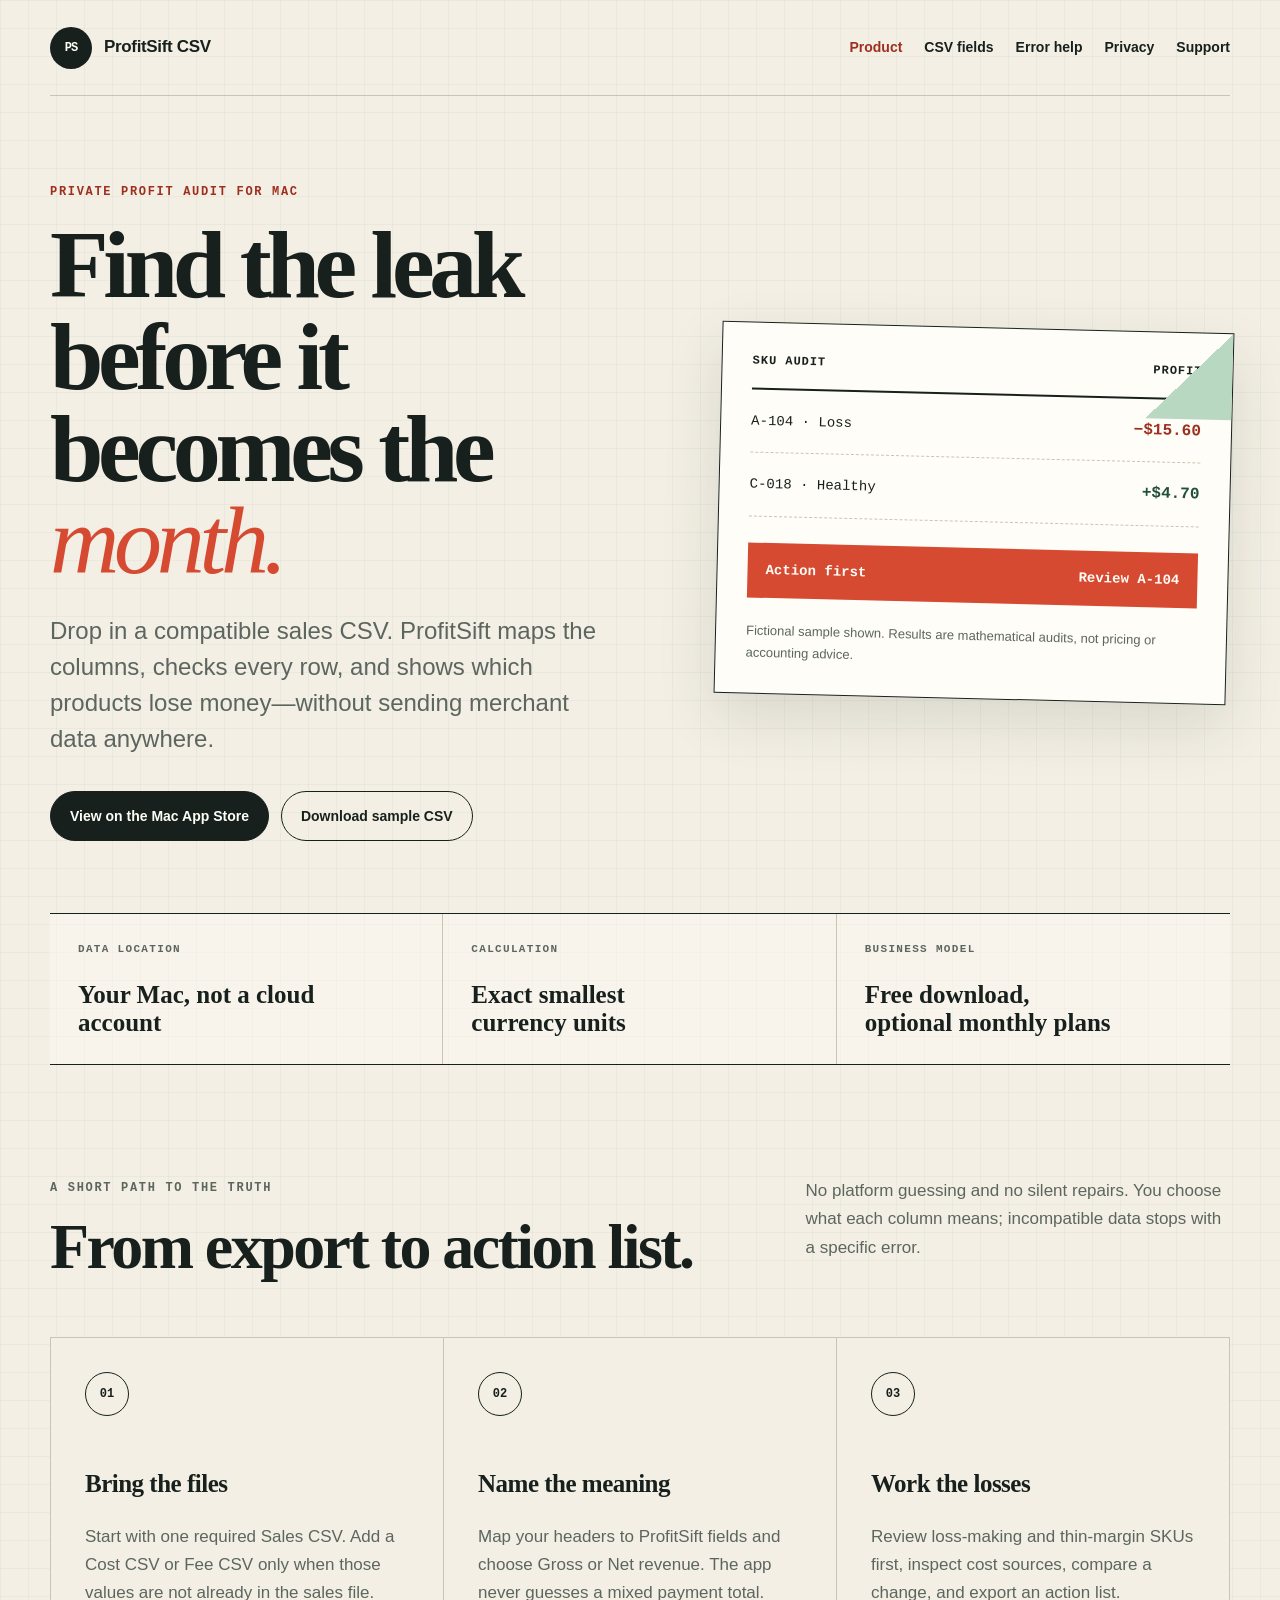
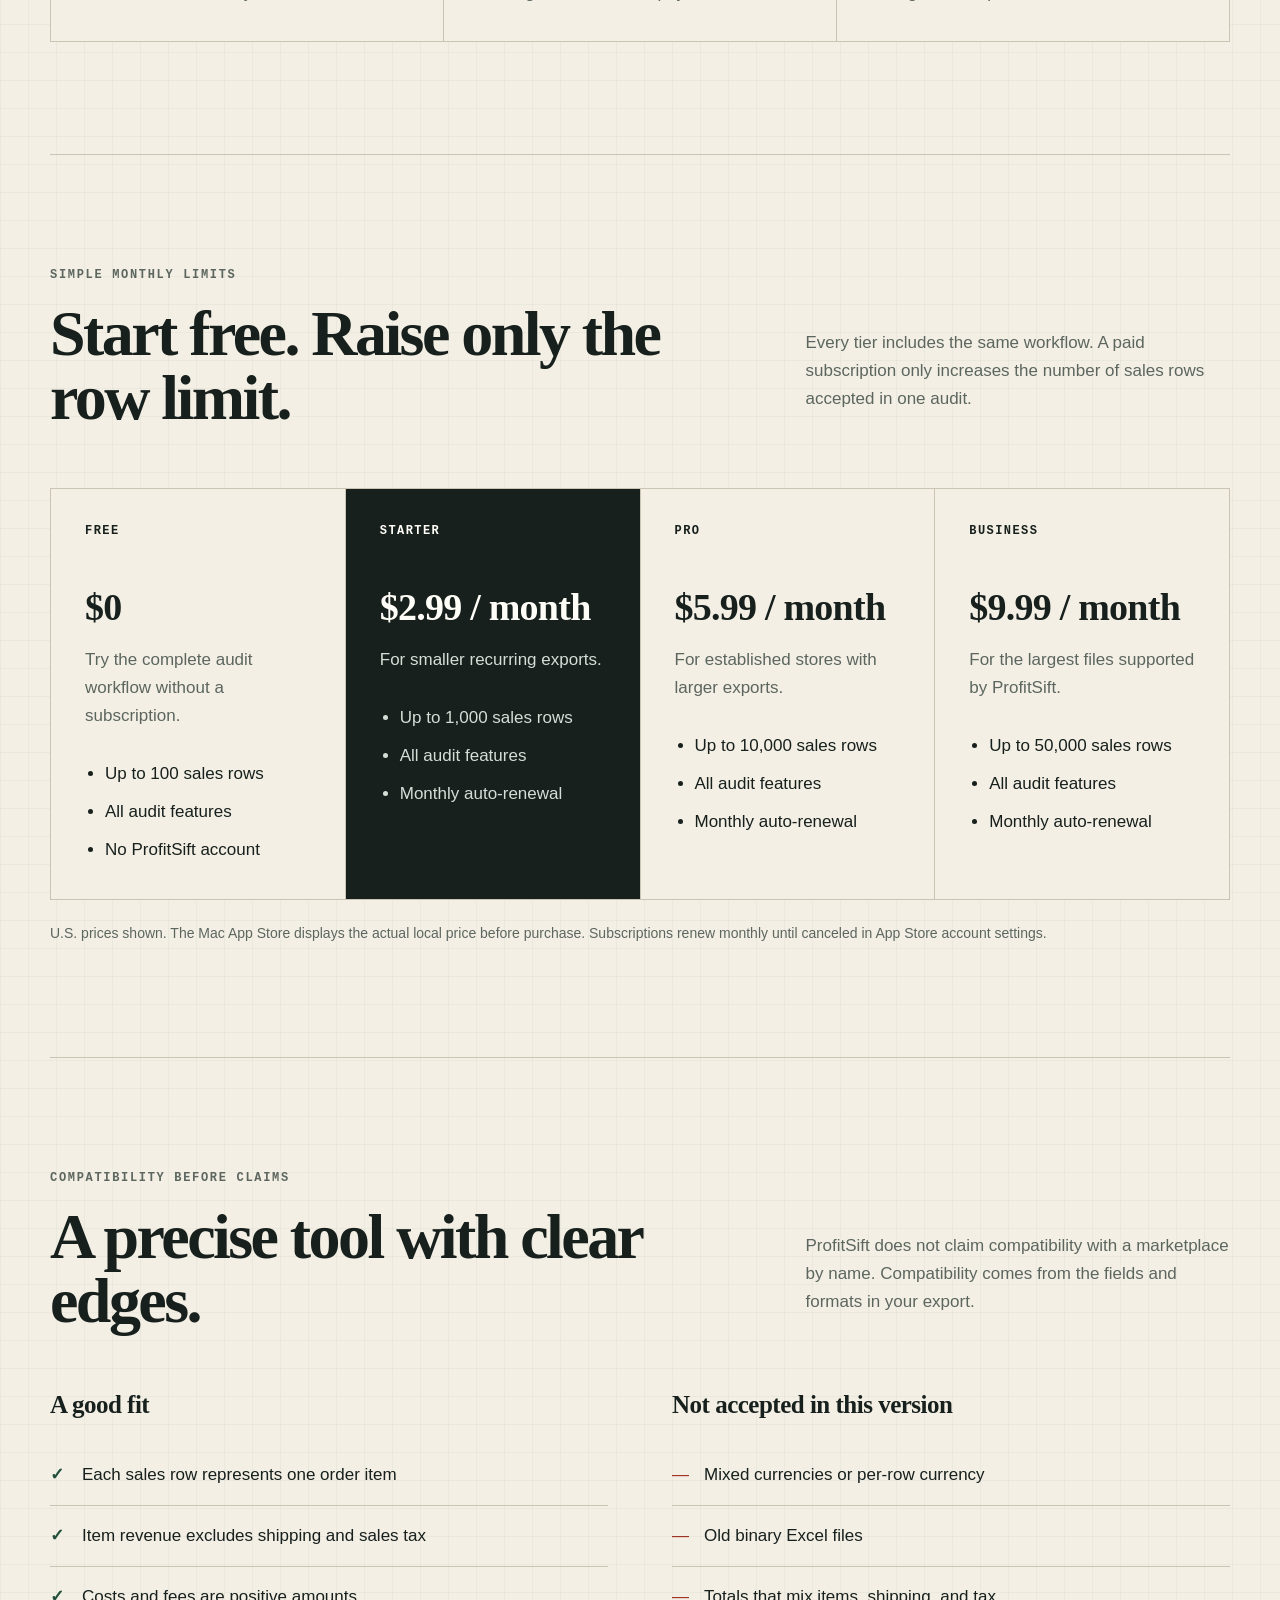
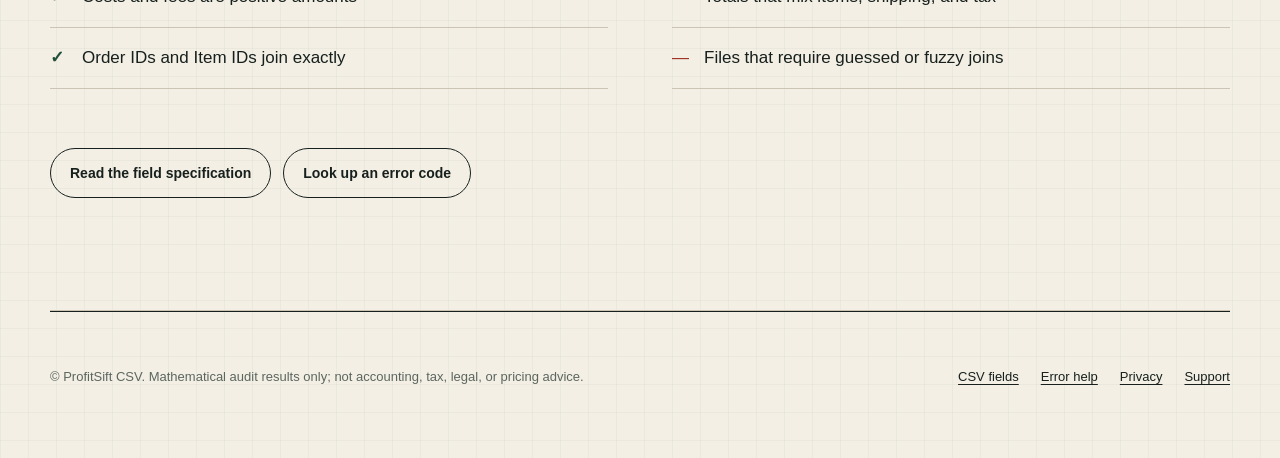
<file: index.html>
<!doctype html>
<html lang="en">
<head>
  <meta charset="utf-8">
  <meta name="viewport" content="width=device-width, initial-scale=1">
  <meta name="description" content="ProfitSift CSV is a private Mac app for auditing product profit from compatible sales CSV files.">
  <title>ProfitSift CSV — Find loss-making products</title>
  <link rel="icon" type="image/png" href="favicon.png">
  <link rel="stylesheet" href="styles.css">
  <link rel="canonical" href="https://8npyvz5bd8-lang.github.io/index.html">
</head>
<body>
  <a class="skip-link" href="#main">Skip to content</a>
  <header class="site-header">
    <a class="brand" href="index.html" aria-label="ProfitSift CSV home"><span class="brand-mark" aria-hidden="true">PS</span>ProfitSift CSV</a>
    <nav class="site-nav" aria-label="Primary">
      <a href="index.html" aria-current="page">Product</a>
      <a href="fields.html">CSV fields</a>
      <a href="errors.html">Error help</a>
      <a href="privacy.html">Privacy</a>
      <a href="support.html">Support</a>
    </nav>
  </header>

  <main id="main">
    <section class="hero">
      <div class="hero-copy">
        <p class="eyebrow">Private profit audit for Mac</p>
        <h1>Find the leak before it becomes the <em>month.</em></h1>
        <p class="lede">Drop in a compatible sales CSV. ProfitSift maps the columns, checks every row, and shows which products lose money—without sending merchant data anywhere.</p>
        <div class="actions">
          <a class="button" data-role="app-store" href="https://apps.apple.com/app/id6795994415">View on the Mac App Store</a>
          <a class="button secondary" href="sample-sales.csv" download>Download sample CSV</a>
        </div>
      </div>

      <aside class="ledger" aria-label="Fictional profit audit example">
        <div class="ledger-head"><span>SKU audit</span><span>Profit</span></div>
        <div class="ledger-row loss"><span>A-104 · Loss</span><strong>−$15.60</strong></div>
        <div class="ledger-row healthy"><span>C-018 · Healthy</span><strong>+$4.70</strong></div>
        <div class="ledger-total"><span>Action first</span><span>Review A-104</span></div>
        <p class="ledger-note">Fictional sample shown. Results are mathematical audits, not pricing or accounting advice.</p>
      </aside>
    </section>

    <section class="fact-strip" aria-label="Product facts">
      <div class="fact"><span>Data location</span><strong>Your Mac, not a cloud account</strong></div>
      <div class="fact"><span>Calculation</span><strong>Exact smallest currency units</strong></div>
      <div class="fact"><span>Business model</span><strong>Free download, optional monthly plans</strong></div>
    </section>

    <section class="section" aria-labelledby="workflow-title">
      <div class="section-head">
        <div><p class="section-kicker">A short path to the truth</p><h2 id="workflow-title">From export to action list.</h2></div>
        <p>No platform guessing and no silent repairs. You choose what each column means; incompatible data stops with a specific error.</p>
      </div>
      <div class="steps">
        <article class="step"><span class="step-number">01</span><h3>Bring the files</h3><p>Start with one required Sales CSV. Add a Cost CSV or Fee CSV only when those values are not already in the sales file.</p></article>
        <article class="step"><span class="step-number">02</span><h3>Name the meaning</h3><p>Map your headers to ProfitSift fields and choose Gross or Net revenue. The app never guesses a mixed payment total.</p></article>
        <article class="step"><span class="step-number">03</span><h3>Work the losses</h3><p>Review loss-making and thin-margin SKUs first, inspect cost sources, compare a change, and export an action list.</p></article>
      </div>
    </section>

    <section class="section" aria-labelledby="plans-title">
      <div class="section-head">
        <div><p class="section-kicker">Simple monthly limits</p><h2 id="plans-title">Start free. Raise only the row limit.</h2></div>
        <p>Every tier includes the same workflow. A paid subscription only increases the number of sales rows accepted in one audit.</p>
      </div>
      <div class="pricing-grid">
        <article class="plan"><span class="plan-label">Free</span><h3>$0</h3><p>Try the complete audit workflow without a subscription.</p><ul><li>Up to 100 sales rows</li><li>All audit features</li><li>No ProfitSift account</li></ul></article>
        <article class="plan paid"><span class="plan-label">Starter</span><h3>$2.99 / month</h3><p>For smaller recurring exports.</p><ul><li>Up to 1,000 sales rows</li><li>All audit features</li><li>Monthly auto-renewal</li></ul></article>
        <article class="plan"><span class="plan-label">Pro</span><h3>$5.99 / month</h3><p>For established stores with larger exports.</p><ul><li>Up to 10,000 sales rows</li><li>All audit features</li><li>Monthly auto-renewal</li></ul></article>
        <article class="plan"><span class="plan-label">Business</span><h3>$9.99 / month</h3><p>For the largest files supported by ProfitSift.</p><ul><li>Up to 50,000 sales rows</li><li>All audit features</li><li>Monthly auto-renewal</li></ul></article>
      </div>
      <p class="pricing-note">U.S. prices shown. The Mac App Store displays the actual local price before purchase. Subscriptions renew monthly until canceled in App Store account settings.</p>
    </section>

    <section class="section" aria-labelledby="fit-title">
      <div class="section-head"><div><p class="section-kicker">Compatibility before claims</p><h2 id="fit-title">A precise tool with clear edges.</h2></div><p>ProfitSift does not claim compatibility with a marketplace by name. Compatibility comes from the fields and formats in your export.</p></div>
      <div class="split">
        <div><h3>A good fit</h3><ul class="check-list"><li>Each sales row represents one order item</li><li>Item revenue excludes shipping and sales tax</li><li>Costs and fees are positive amounts</li><li>Order IDs and Item IDs join exactly</li></ul></div>
        <div><h3>Not accepted in this version</h3><ul class="plain-list"><li>Mixed currencies or per-row currency</li><li>Old binary Excel files</li><li>Totals that mix items, shipping, and tax</li><li>Files that require guessed or fuzzy joins</li></ul></div>
      </div>
      <div class="actions" style="margin-top: 42px"><a class="button secondary" href="fields.html">Read the field specification</a><a class="button secondary" href="errors.html">Look up an error code</a></div>
    </section>
  </main>

  <footer class="site-footer">
    <div>© ProfitSift CSV. Mathematical audit results only; not accounting, tax, legal, or pricing advice.</div>
    <div class="footer-links"><a href="fields.html">CSV fields</a><a href="errors.html">Error help</a><a href="privacy.html">Privacy</a><a href="support.html">Support</a></div>
  </footer>
</body>
</html>
</file>
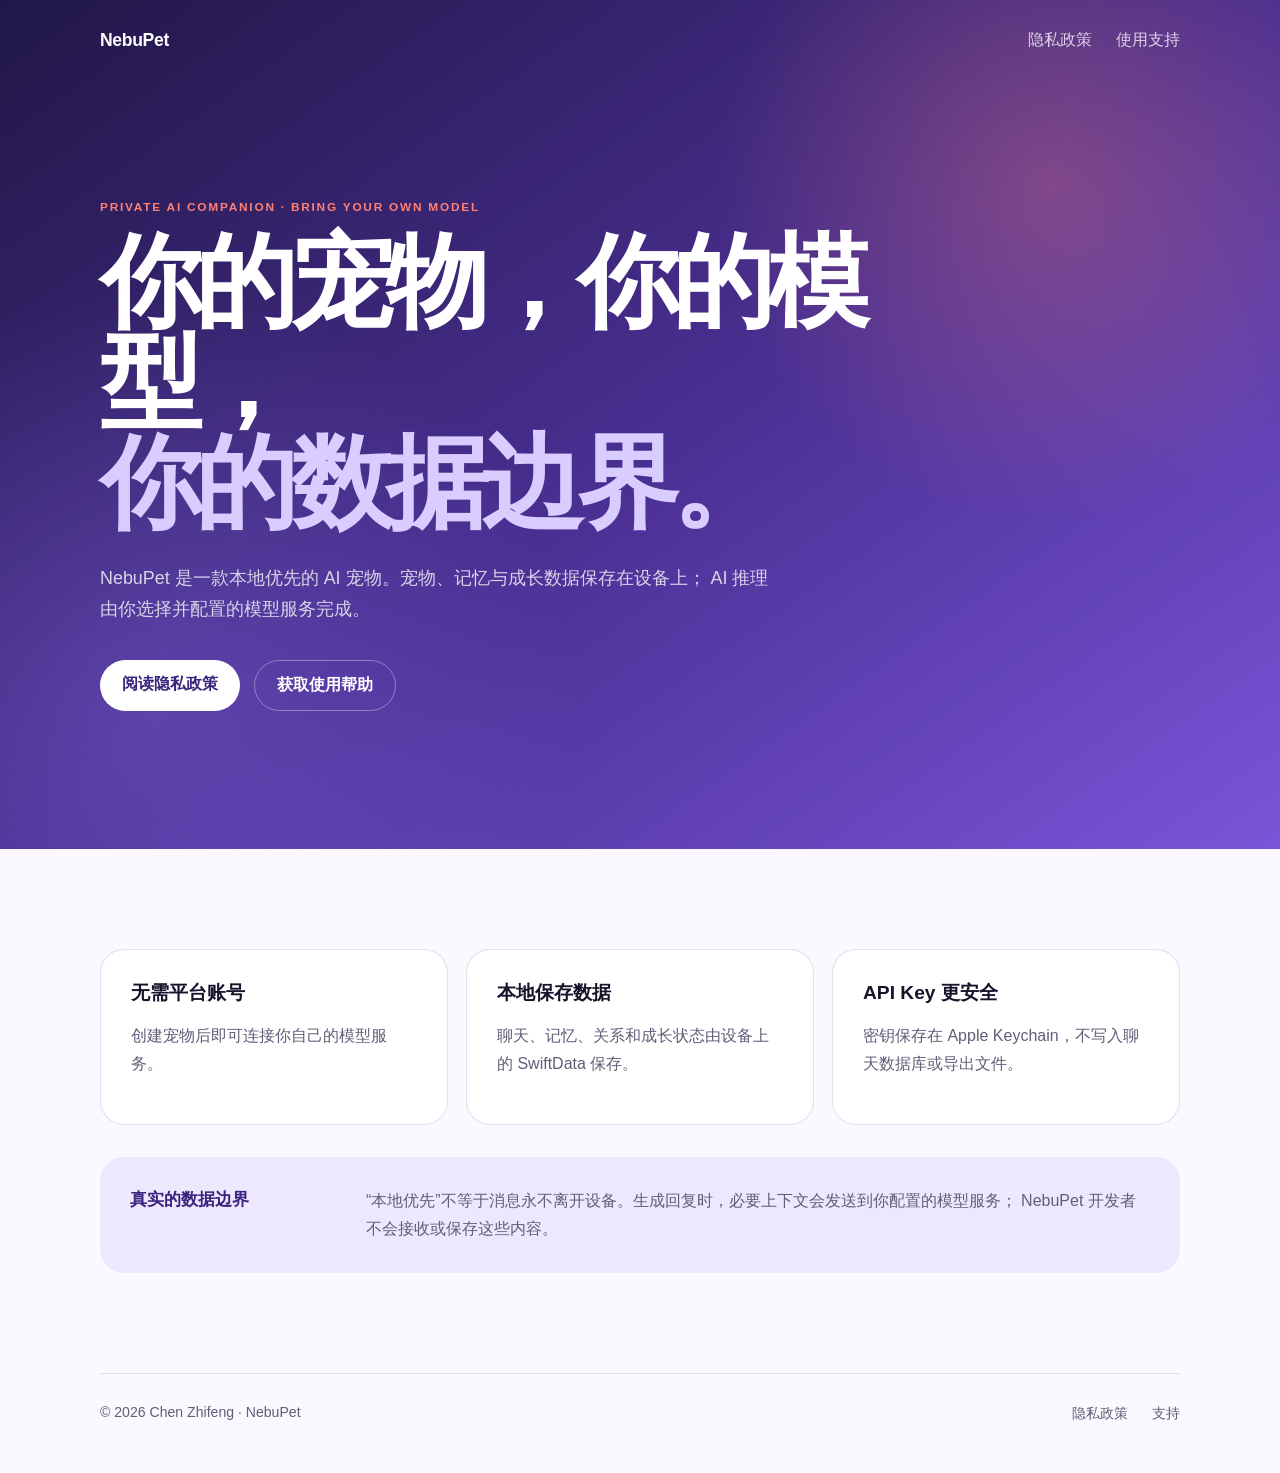
<file: nebupet/index.html>
<!doctype html>
<html lang="zh-CN">
  <head>
    <meta charset="utf-8">
    <meta name="viewport" content="width=device-width, initial-scale=1">
    <meta name="description" content="NebuPet 本地优先 AI 宠物：自带模型，本地保存宠物、记忆与成长数据。">
    <title>NebuPet · 私人 AI 宠物</title>
    <link rel="stylesheet" href="styles.css">
  </head>
  <body>
    <header class="hero">
      <nav>
        <a class="brand" href="index.html">NebuPet</a>
        <div>
          <a href="privacy.html">隐私政策</a>
          <a href="support.html">使用支持</a>
        </div>
      </nav>
      <section>
        <p class="eyebrow">PRIVATE AI COMPANION · BRING YOUR OWN MODEL</p>
        <h1>你的宠物，你的模型，<span>你的数据边界。</span></h1>
        <p class="lead">
          NebuPet 是一款本地优先的 AI 宠物。宠物、记忆与成长数据保存在设备上；
          AI 推理由你选择并配置的模型服务完成。
        </p>
        <div class="actions">
          <a class="primary" href="privacy.html">阅读隐私政策</a>
          <a class="secondary" href="support.html">获取使用帮助</a>
        </div>
      </section>
    </header>
    <main>
      <section class="principles">
        <article><strong>无需平台账号</strong><p>创建宠物后即可连接你自己的模型服务。</p></article>
        <article><strong>本地保存数据</strong><p>聊天、记忆、关系和成长状态由设备上的 SwiftData 保存。</p></article>
        <article><strong>API Key 更安全</strong><p>密钥保存在 Apple Keychain，不写入聊天数据库或导出文件。</p></article>
      </section>
      <aside class="boundary">
        <strong>真实的数据边界</strong>
        <p>
          “本地优先”不等于消息永不离开设备。生成回复时，必要上下文会发送到你配置的模型服务；
          NebuPet 开发者不会接收或保存这些内容。
        </p>
      </aside>
    </main>
    <footer>
      <span>© 2026 Chen Zhifeng · NebuPet</span>
      <div><a href="privacy.html">隐私政策</a><a href="support.html">支持</a></div>
    </footer>
  </body>
</html>
</file>
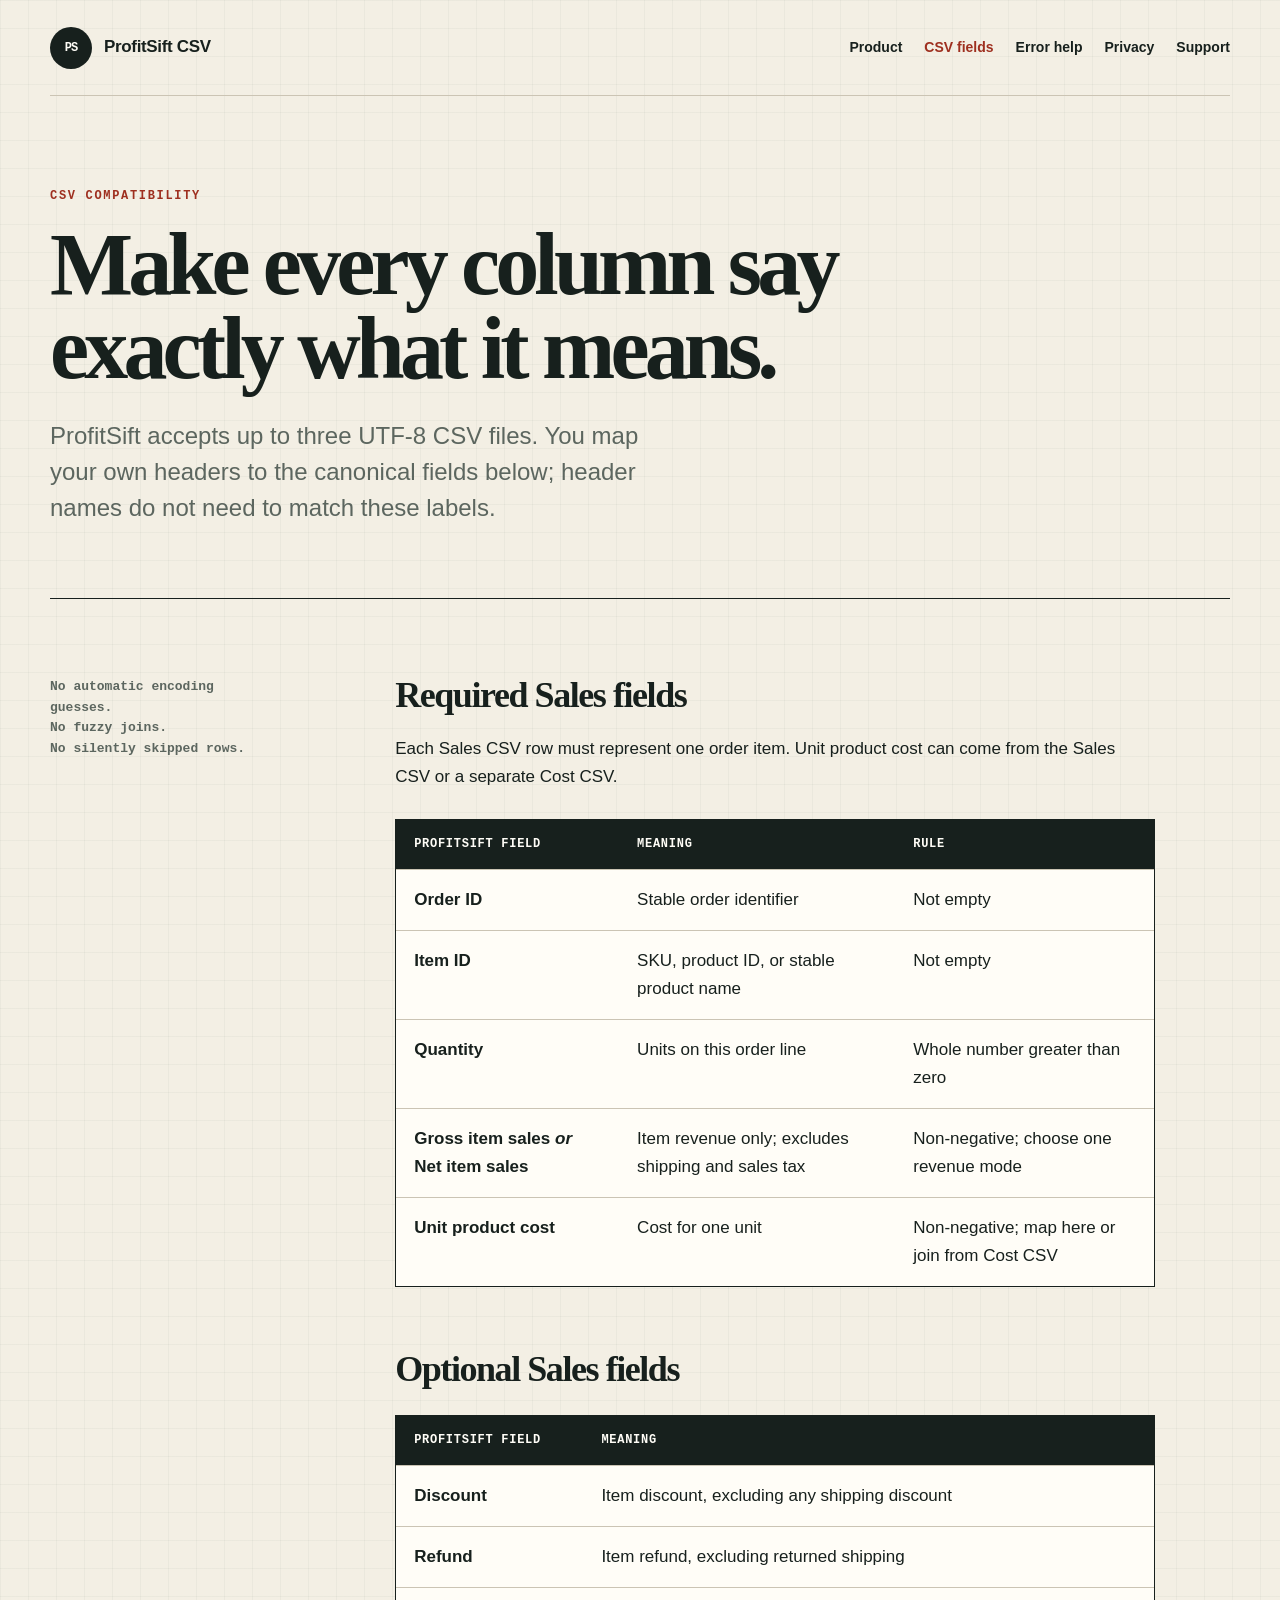
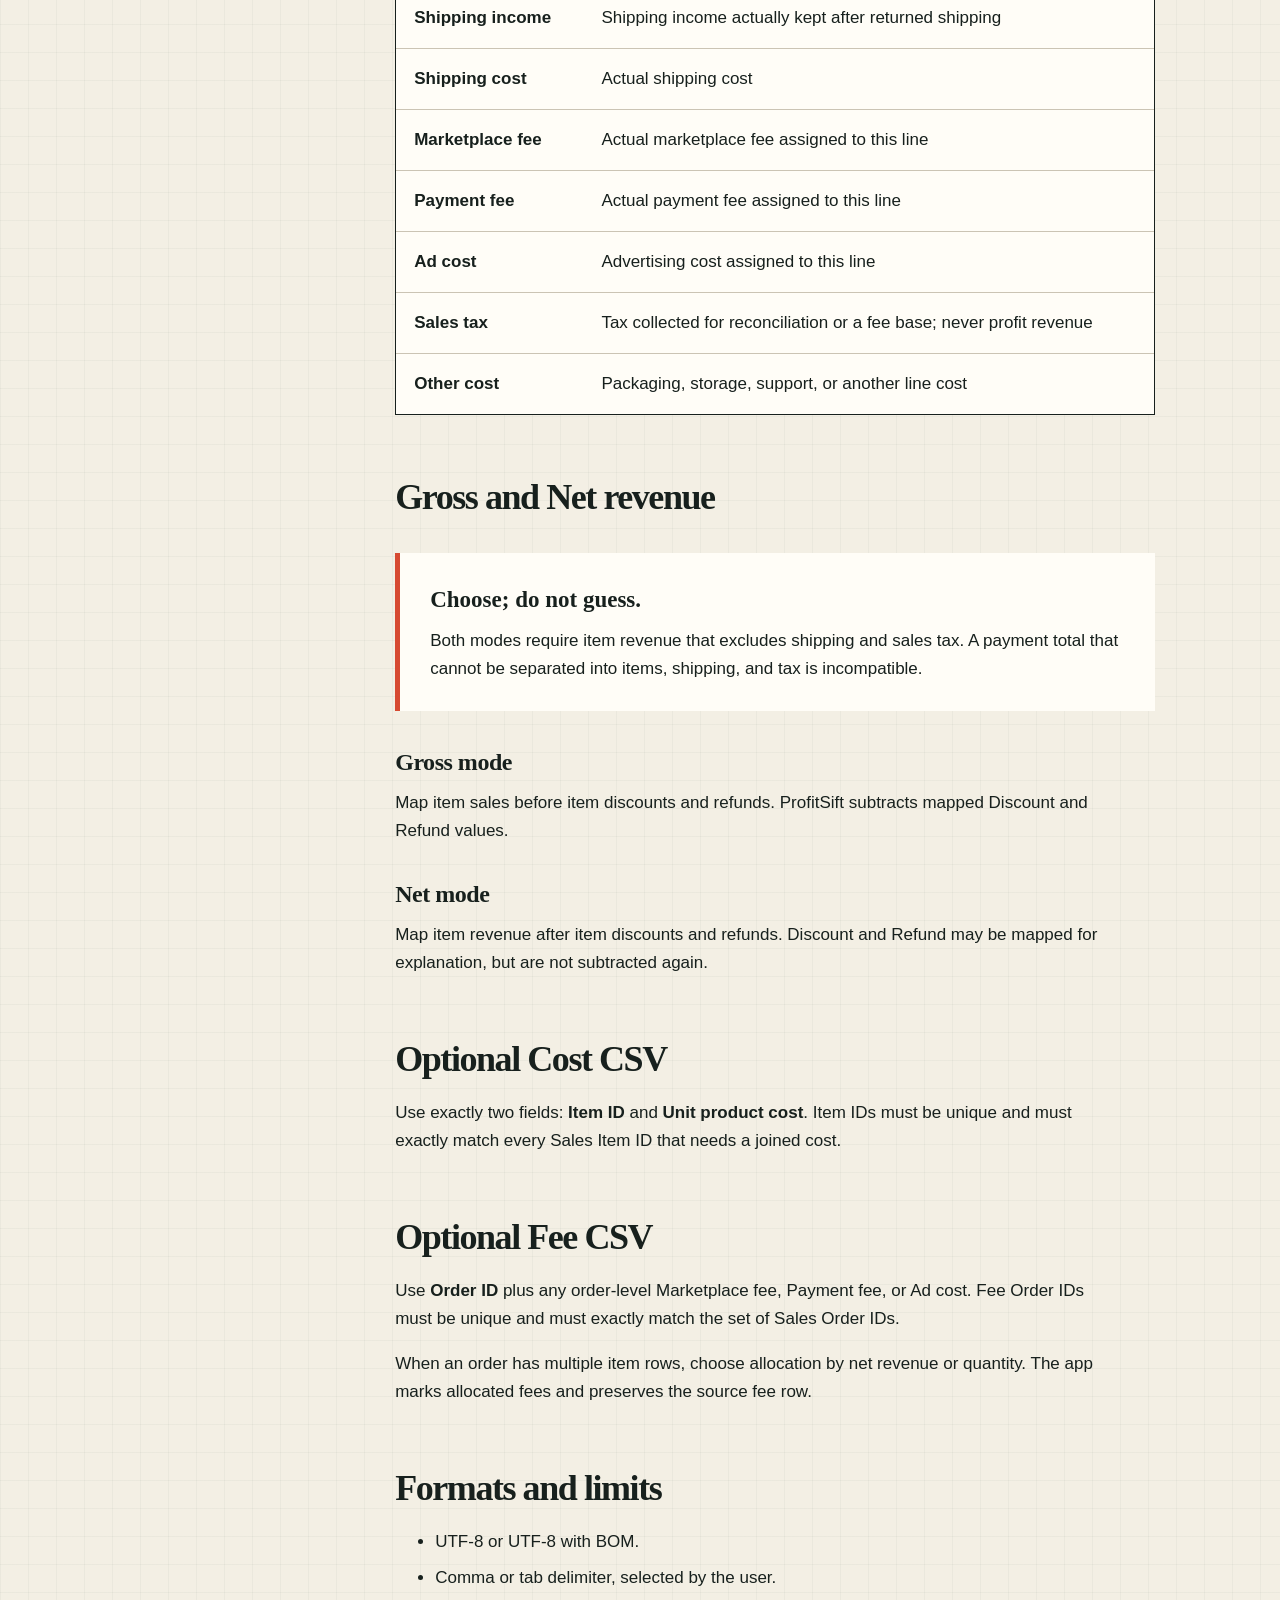
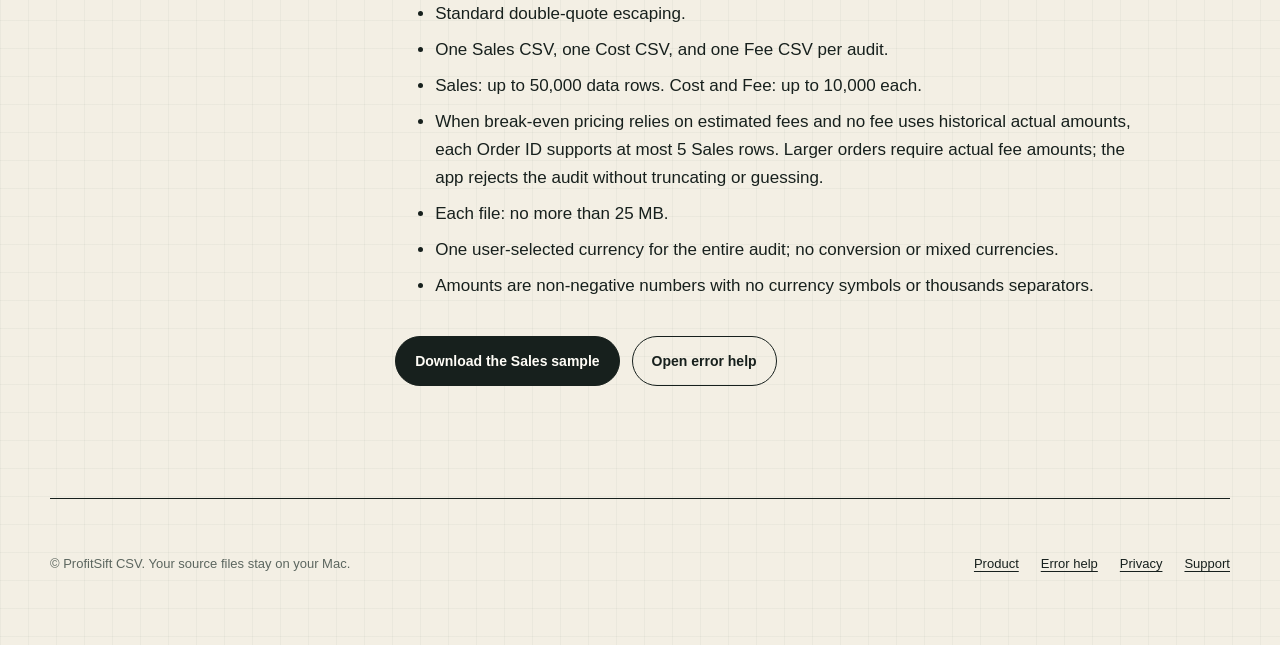
<file: fields.html>
<!doctype html>
<html lang="en">
<head>
  <meta charset="utf-8">
  <meta name="viewport" content="width=device-width, initial-scale=1">
  <meta name="description" content="Required fields, optional fields, formats, and limits for ProfitSift CSV imports.">
  <title>CSV field specification — ProfitSift CSV</title>
  <link rel="icon" type="image/png" href="favicon.png">
  <link rel="stylesheet" href="styles.css">
  <link rel="canonical" href="https://8npyvz5bd8-lang.github.io/fields.html">
</head>
<body>
  <a class="skip-link" href="#main">Skip to content</a>
  <header class="site-header">
    <a class="brand" href="index.html" aria-label="ProfitSift CSV home"><span class="brand-mark" aria-hidden="true">PS</span>ProfitSift CSV</a>
    <nav class="site-nav" aria-label="Primary"><a href="index.html">Product</a><a href="fields.html" aria-current="page">CSV fields</a><a href="errors.html">Error help</a><a href="privacy.html">Privacy</a><a href="support.html">Support</a></nav>
  </header>
  <main id="main">
    <header class="page-hero"><p class="eyebrow">CSV compatibility</p><h1>Make every column say exactly what it means.</h1><p class="lede">ProfitSift accepts up to three UTF-8 CSV files. You map your own headers to the canonical fields below; header names do not need to match these labels.</p></header>
    <div class="content-grid">
      <aside class="side-note">No automatic encoding guesses.<br>No fuzzy joins.<br>No silently skipped rows.</aside>
      <article class="prose">
        <h2>Required Sales fields</h2>
        <p>Each Sales CSV row must represent one order item. Unit product cost can come from the Sales CSV or a separate Cost CSV.</p>
        <div class="table-wrap"><table><thead><tr><th>ProfitSift field</th><th>Meaning</th><th>Rule</th></tr></thead><tbody>
          <tr><td>Order ID</td><td>Stable order identifier</td><td>Not empty</td></tr>
          <tr><td>Item ID</td><td>SKU, product ID, or stable product name</td><td>Not empty</td></tr>
          <tr><td>Quantity</td><td>Units on this order line</td><td>Whole number greater than zero</td></tr>
          <tr><td>Gross item sales <em>or</em> Net item sales</td><td>Item revenue only; excludes shipping and sales tax</td><td>Non-negative; choose one revenue mode</td></tr>
          <tr><td>Unit product cost</td><td>Cost for one unit</td><td>Non-negative; map here or join from Cost CSV</td></tr>
        </tbody></table></div>

        <h2>Optional Sales fields</h2>
        <div class="table-wrap"><table><thead><tr><th>ProfitSift field</th><th>Meaning</th></tr></thead><tbody>
          <tr><td>Discount</td><td>Item discount, excluding any shipping discount</td></tr>
          <tr><td>Refund</td><td>Item refund, excluding returned shipping</td></tr>
          <tr><td>Shipping income</td><td>Shipping income actually kept after returned shipping</td></tr>
          <tr><td>Shipping cost</td><td>Actual shipping cost</td></tr>
          <tr><td>Marketplace fee</td><td>Actual marketplace fee assigned to this line</td></tr>
          <tr><td>Payment fee</td><td>Actual payment fee assigned to this line</td></tr>
          <tr><td>Ad cost</td><td>Advertising cost assigned to this line</td></tr>
          <tr><td>Sales tax</td><td>Tax collected for reconciliation or a fee base; never profit revenue</td></tr>
          <tr><td>Other cost</td><td>Packaging, storage, support, or another line cost</td></tr>
        </tbody></table></div>

        <h2>Gross and Net revenue</h2>
        <div class="callout"><strong>Choose; do not guess.</strong>Both modes require item revenue that excludes shipping and sales tax. A payment total that cannot be separated into items, shipping, and tax is incompatible.</div>
        <h3>Gross mode</h3><p>Map item sales before item discounts and refunds. ProfitSift subtracts mapped Discount and Refund values.</p>
        <h3>Net mode</h3><p>Map item revenue after item discounts and refunds. Discount and Refund may be mapped for explanation, but are not subtracted again.</p>

        <h2>Optional Cost CSV</h2>
        <p>Use exactly two fields: <strong>Item ID</strong> and <strong>Unit product cost</strong>. Item IDs must be unique and must exactly match every Sales Item ID that needs a joined cost.</p>

        <h2>Optional Fee CSV</h2>
        <p>Use <strong>Order ID</strong> plus any order-level Marketplace fee, Payment fee, or Ad cost. Fee Order IDs must be unique and must exactly match the set of Sales Order IDs.</p>
        <p>When an order has multiple item rows, choose allocation by net revenue or quantity. The app marks allocated fees and preserves the source fee row.</p>

        <h2>Formats and limits</h2>
        <ul>
          <li>UTF-8 or UTF-8 with BOM.</li>
          <li>Comma or tab delimiter, selected by the user.</li>
          <li>Standard double-quote escaping.</li>
          <li>One Sales CSV, one Cost CSV, and one Fee CSV per audit.</li>
          <li>Sales: up to 50,000 data rows. Cost and Fee: up to 10,000 each.</li>
          <li>When break-even pricing relies on estimated fees and no fee uses historical actual amounts, each Order ID supports at most 5 Sales rows. Larger orders require actual fee amounts; the app rejects the audit without truncating or guessing.</li>
          <li>Each file: no more than 25 MB.</li>
          <li>One user-selected currency for the entire audit; no conversion or mixed currencies.</li>
          <li>Amounts are non-negative numbers with no currency symbols or thousands separators.</li>
        </ul>
        <div class="actions" style="margin-top: 36px"><a class="button" href="sample-sales.csv" download>Download the Sales sample</a><a class="button secondary" href="errors.html">Open error help</a></div>
      </article>
    </div>
  </main>
  <footer class="site-footer"><div>© ProfitSift CSV. Your source files stay on your Mac.</div><div class="footer-links"><a href="index.html">Product</a><a href="errors.html">Error help</a><a href="privacy.html">Privacy</a><a href="support.html">Support</a></div></footer>
</body>
</html>
</file>
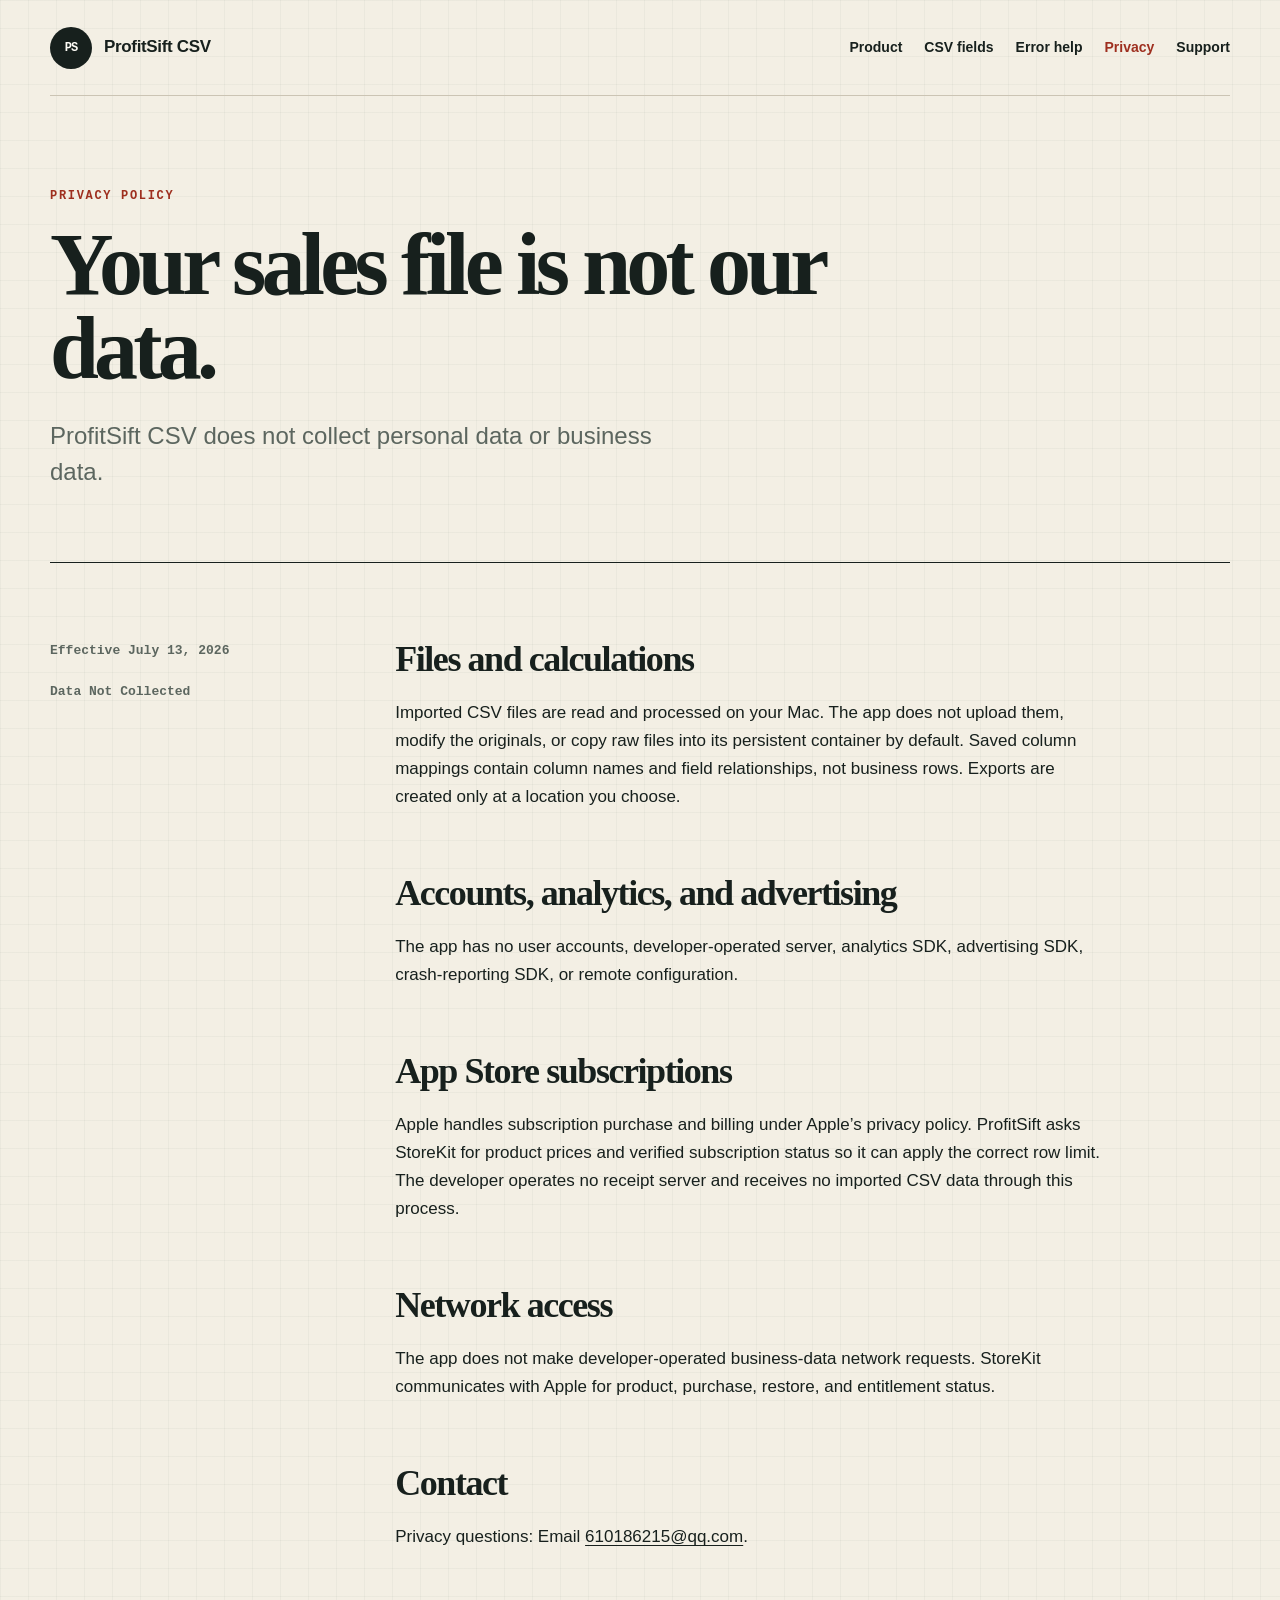
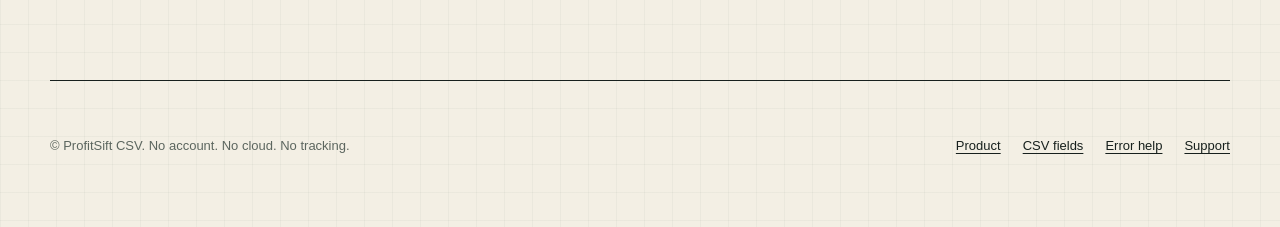
<file: privacy.html>
<!doctype html>
<html lang="en">
<head>
  <meta charset="utf-8">
  <meta name="viewport" content="width=device-width, initial-scale=1">
  <meta name="description" content="Privacy policy for ProfitSift CSV, a local Mac profit-audit app.">
  <title>Privacy policy — ProfitSift CSV</title>
  <link rel="icon" type="image/png" href="favicon.png">
  <link rel="stylesheet" href="styles.css">
  <link rel="canonical" href="https://8npyvz5bd8-lang.github.io/privacy.html">
</head>
<body>
  <a class="skip-link" href="#main">Skip to content</a>
  <header class="site-header"><a class="brand" href="index.html" aria-label="ProfitSift CSV home"><span class="brand-mark" aria-hidden="true">PS</span>ProfitSift CSV</a><nav class="site-nav" aria-label="Primary"><a href="index.html">Product</a><a href="fields.html">CSV fields</a><a href="errors.html">Error help</a><a href="privacy.html" aria-current="page">Privacy</a><a href="support.html">Support</a></nav></header>
  <main id="main">
    <header class="page-hero"><p class="eyebrow">Privacy policy</p><h1>Your sales file is not our data.</h1><p class="lede">ProfitSift CSV does not collect personal data or business data.</p></header>
    <div class="content-grid"><aside class="side-note">Effective July 13, 2026<br><br>Data Not Collected</aside><article class="prose">
      <h2>Files and calculations</h2><p>Imported CSV files are read and processed on your Mac. The app does not upload them, modify the originals, or copy raw files into its persistent container by default. Saved column mappings contain column names and field relationships, not business rows. Exports are created only at a location you choose.</p>
      <h2>Accounts, analytics, and advertising</h2><p>The app has no user accounts, developer-operated server, analytics SDK, advertising SDK, crash-reporting SDK, or remote configuration.</p>
      <h2>App Store subscriptions</h2><p>Apple handles subscription purchase and billing under Apple’s privacy policy. ProfitSift asks StoreKit for product prices and verified subscription status so it can apply the correct row limit. The developer operates no receipt server and receives no imported CSV data through this process.</p>
      <h2>Network access</h2><p>The app does not make developer-operated business-data network requests. StoreKit communicates with Apple for product, purchase, restore, and entitlement status.</p>
      <h2>Contact</h2><p>Privacy questions: Email <a href="mailto:610186215@qq.com">610186215@qq.com</a>.</p>
    </article></div>
  </main>
  <footer class="site-footer"><div>© ProfitSift CSV. No account. No cloud. No tracking.</div><div class="footer-links"><a href="index.html">Product</a><a href="fields.html">CSV fields</a><a href="errors.html">Error help</a><a href="support.html">Support</a></div></footer>
</body>
</html>
</file>
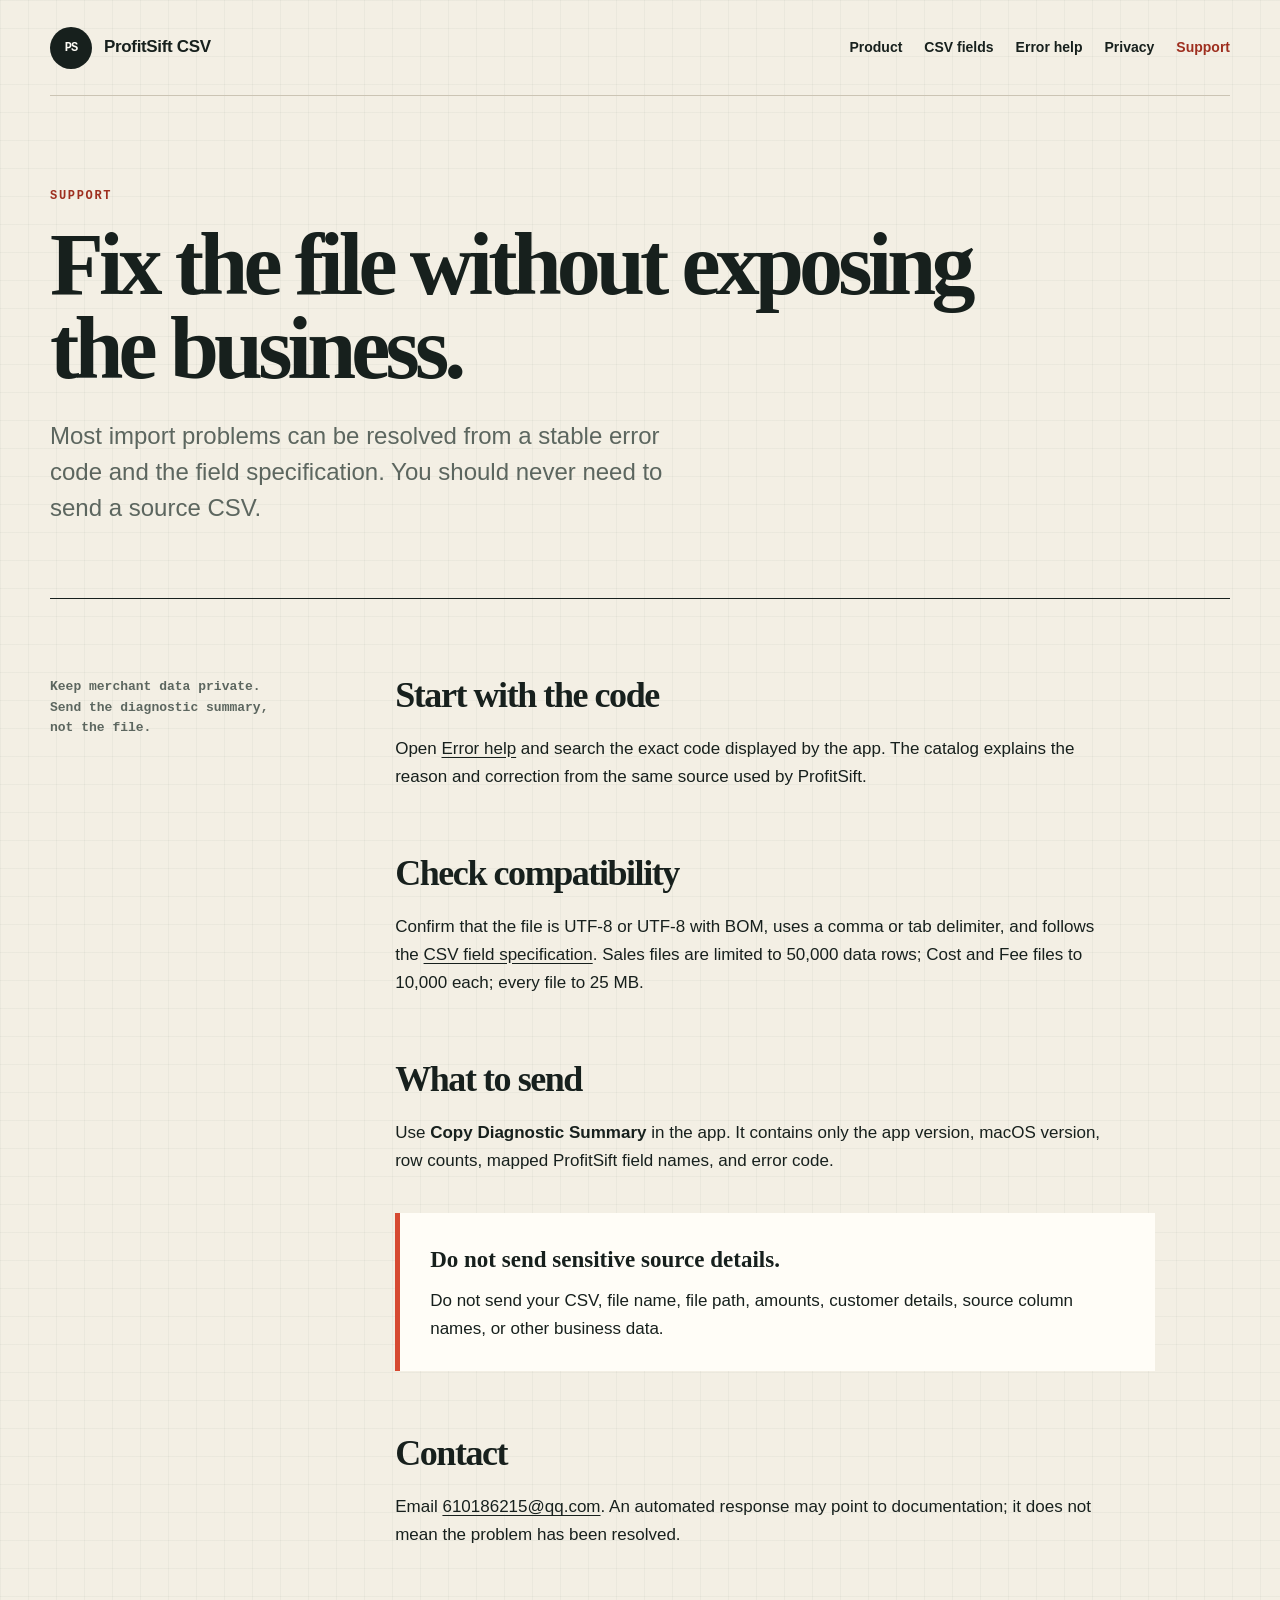
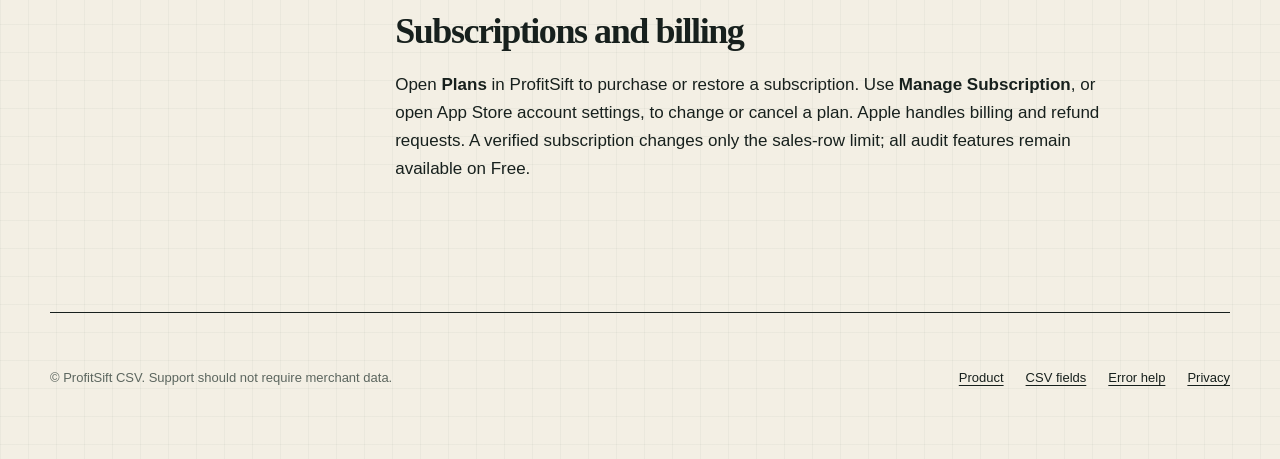
<file: support.html>
<!doctype html>
<html lang="en">
<head>
  <meta charset="utf-8">
  <meta name="viewport" content="width=device-width, initial-scale=1">
  <meta name="description" content="Support and troubleshooting for ProfitSift CSV.">
  <title>Support — ProfitSift CSV</title>
  <link rel="icon" type="image/png" href="favicon.png">
  <link rel="stylesheet" href="styles.css">
  <link rel="canonical" href="https://8npyvz5bd8-lang.github.io/support.html">
</head>
<body>
  <a class="skip-link" href="#main">Skip to content</a>
  <header class="site-header"><a class="brand" href="index.html" aria-label="ProfitSift CSV home"><span class="brand-mark" aria-hidden="true">PS</span>ProfitSift CSV</a><nav class="site-nav" aria-label="Primary"><a href="index.html">Product</a><a href="fields.html">CSV fields</a><a href="errors.html">Error help</a><a href="privacy.html">Privacy</a><a href="support.html" aria-current="page">Support</a></nav></header>
  <main id="main">
    <header class="page-hero"><p class="eyebrow">Support</p><h1>Fix the file without exposing the business.</h1><p class="lede">Most import problems can be resolved from a stable error code and the field specification. You should never need to send a source CSV.</p></header>
    <div class="content-grid"><aside class="side-note">Keep merchant data private.<br>Send the diagnostic summary, not the file.</aside><article class="prose">
      <h2>Start with the code</h2><p>Open <a href="errors.html">Error help</a> and search the exact code displayed by the app. The catalog explains the reason and correction from the same source used by ProfitSift.</p>
      <h2>Check compatibility</h2><p>Confirm that the file is UTF-8 or UTF-8 with BOM, uses a comma or tab delimiter, and follows the <a href="fields.html">CSV field specification</a>. Sales files are limited to 50,000 data rows; Cost and Fee files to 10,000 each; every file to 25 MB.</p>
      <h2>What to send</h2><p>Use <strong>Copy Diagnostic Summary</strong> in the app. It contains only the app version, macOS version, row counts, mapped ProfitSift field names, and error code.</p>
      <div class="callout"><strong>Do not send sensitive source details.</strong>Do not send your CSV, file name, file path, amounts, customer details, source column names, or other business data.</div>
      <h2>Contact</h2><p>Email <a href="mailto:610186215@qq.com">610186215@qq.com</a>. An automated response may point to documentation; it does not mean the problem has been resolved.</p>
      <h2>Subscriptions and billing</h2><p>Open <strong>Plans</strong> in ProfitSift to purchase or restore a subscription. Use <strong>Manage Subscription</strong>, or open App Store account settings, to change or cancel a plan. Apple handles billing and refund requests. A verified subscription changes only the sales-row limit; all audit features remain available on Free.</p>
    </article></div>
  </main>
  <footer class="site-footer"><div>© ProfitSift CSV. Support should not require merchant data.</div><div class="footer-links"><a href="index.html">Product</a><a href="fields.html">CSV fields</a><a href="errors.html">Error help</a><a href="privacy.html">Privacy</a></div></footer>
</body>
</html>
</file>
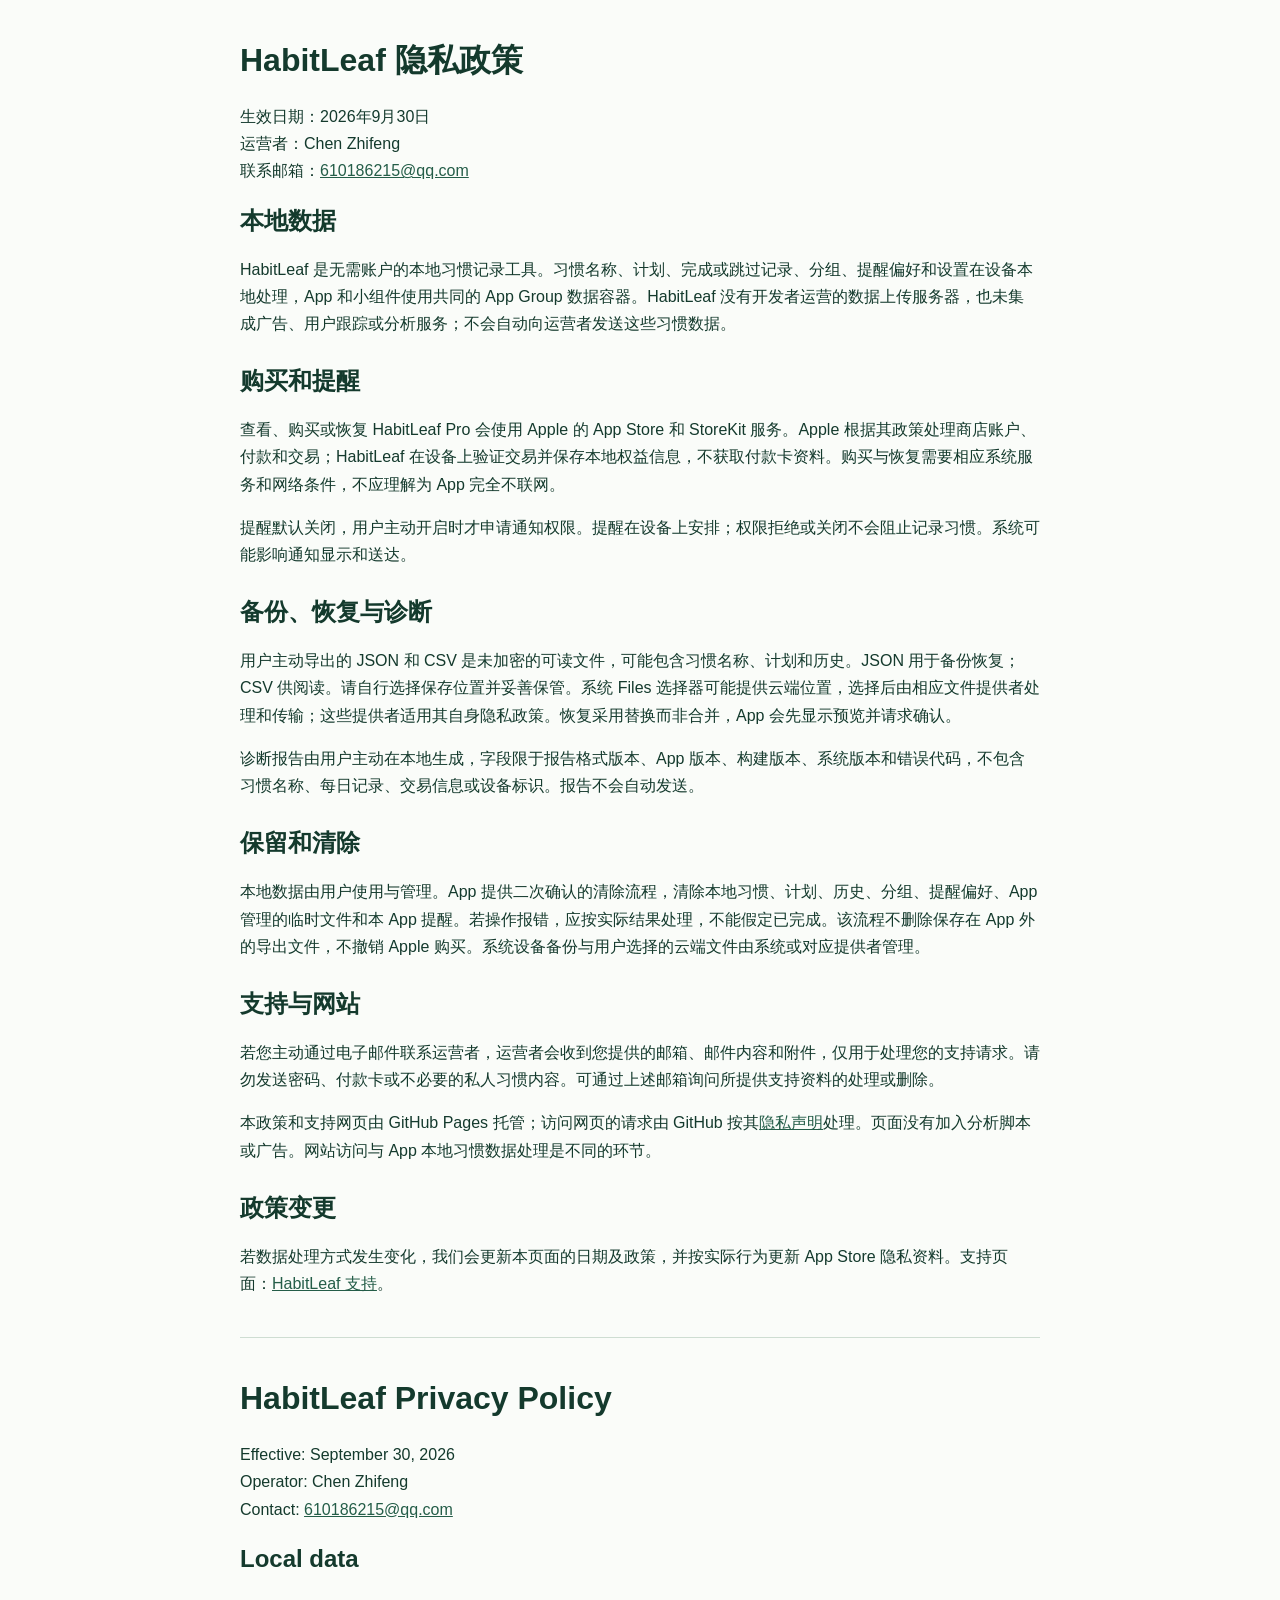
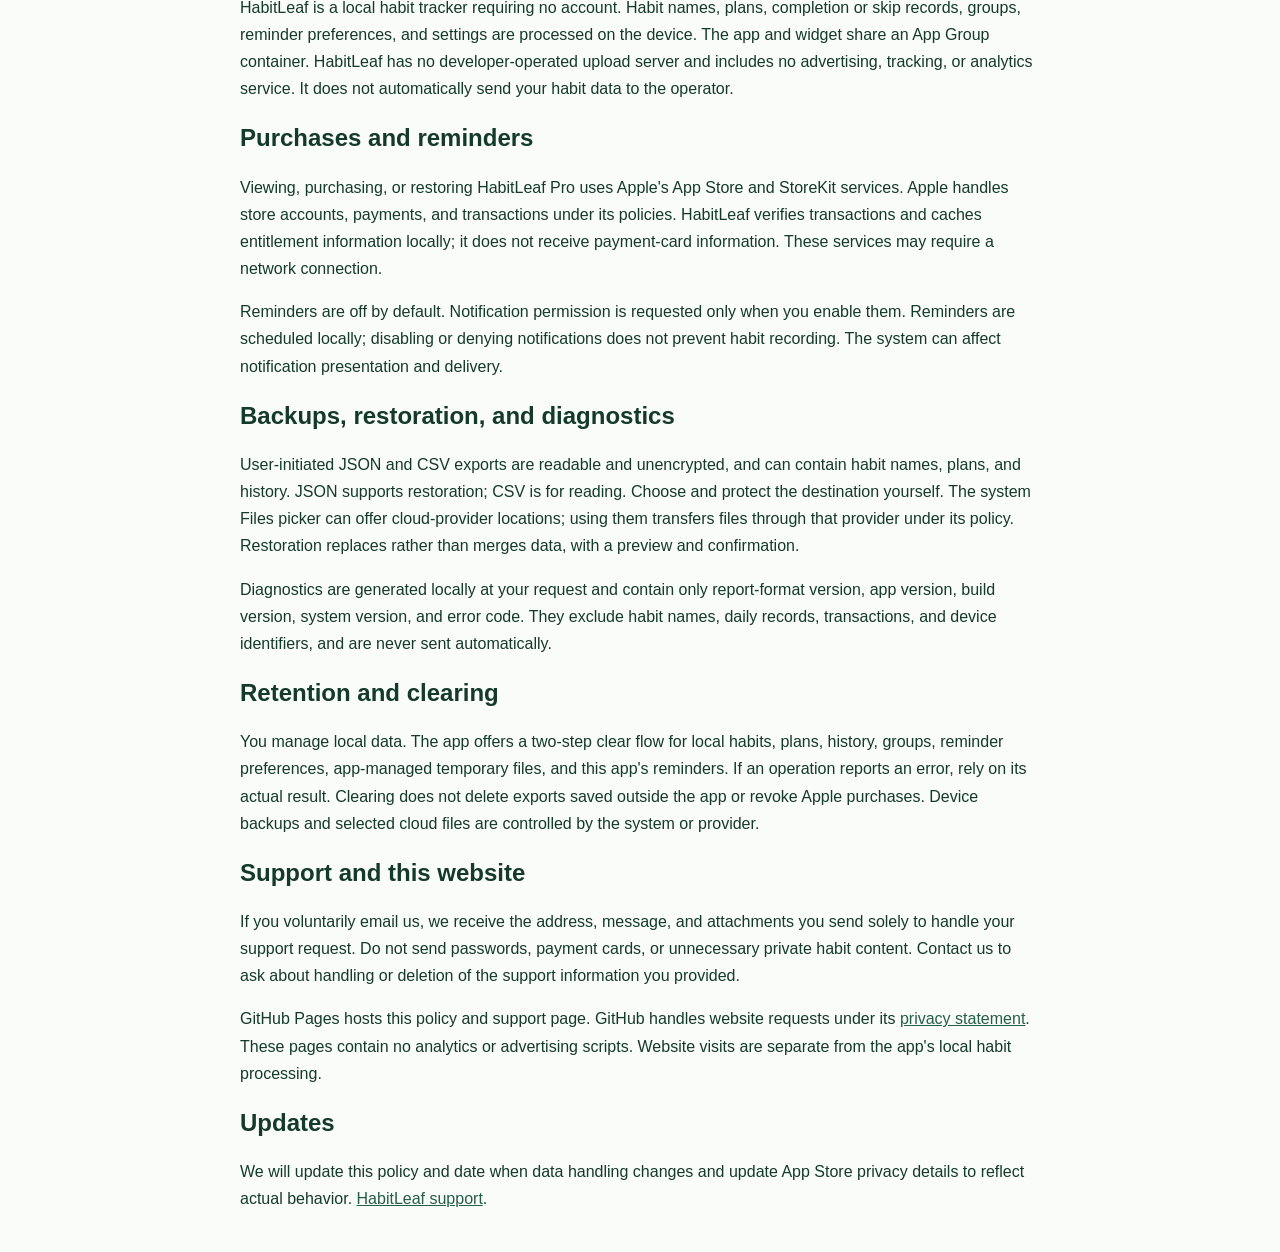
<file: habitleaf/privacy.html>
<!doctype html>
<html lang="zh-Hans"><head><meta charset="utf-8"><meta name="viewport" content="width=device-width,initial-scale=1"><title>HabitLeaf 隐私政策 / Privacy Policy</title><style>body{font:16px/1.7 -apple-system,BlinkMacSystemFont,"Segoe UI",sans-serif;max-width:800px;margin:40px auto;padding:0 22px;color:#143a2d;background:#fafcf9}h1,h2{line-height:1.3}a{color:#245d48}section{margin-bottom:28px}hr{border:0;border-top:1px solid #ceddd2;margin:40px 0}</style></head><body>
<h1>HabitLeaf 隐私政策</h1><p>生效日期：2026年9月30日<br>运营者：Chen Zhifeng<br>联系邮箱：<a href="mailto:610186215@qq.com">610186215@qq.com</a></p>
<section><h2>本地数据</h2><p>HabitLeaf 是无需账户的本地习惯记录工具。习惯名称、计划、完成或跳过记录、分组、提醒偏好和设置在设备本地处理，App 和小组件使用共同的 App Group 数据容器。HabitLeaf 没有开发者运营的数据上传服务器，也未集成广告、用户跟踪或分析服务；不会自动向运营者发送这些习惯数据。</p></section>
<section><h2>购买和提醒</h2><p>查看、购买或恢复 HabitLeaf Pro 会使用 Apple 的 App Store 和 StoreKit 服务。Apple 根据其政策处理商店账户、付款和交易；HabitLeaf 在设备上验证交易并保存本地权益信息，不获取付款卡资料。购买与恢复需要相应系统服务和网络条件，不应理解为 App 完全不联网。</p><p>提醒默认关闭，用户主动开启时才申请通知权限。提醒在设备上安排；权限拒绝或关闭不会阻止记录习惯。系统可能影响通知显示和送达。</p></section>
<section><h2>备份、恢复与诊断</h2><p>用户主动导出的 JSON 和 CSV 是未加密的可读文件，可能包含习惯名称、计划和历史。JSON 用于备份恢复；CSV 供阅读。请自行选择保存位置并妥善保管。系统 Files 选择器可能提供云端位置，选择后由相应文件提供者处理和传输；这些提供者适用其自身隐私政策。恢复采用替换而非合并，App 会先显示预览并请求确认。</p><p>诊断报告由用户主动在本地生成，字段限于报告格式版本、App 版本、构建版本、系统版本和错误代码，不包含习惯名称、每日记录、交易信息或设备标识。报告不会自动发送。</p></section>
<section><h2>保留和清除</h2><p>本地数据由用户使用与管理。App 提供二次确认的清除流程，清除本地习惯、计划、历史、分组、提醒偏好、App 管理的临时文件和本 App 提醒。若操作报错，应按实际结果处理，不能假定已完成。该流程不删除保存在 App 外的导出文件，不撤销 Apple 购买。系统设备备份与用户选择的云端文件由系统或对应提供者管理。</p></section>
<section><h2>支持与网站</h2><p>若您主动通过电子邮件联系运营者，运营者会收到您提供的邮箱、邮件内容和附件，仅用于处理您的支持请求。请勿发送密码、付款卡或不必要的私人习惯内容。可通过上述邮箱询问所提供支持资料的处理或删除。</p><p>本政策和支持网页由 GitHub Pages 托管；访问网页的请求由 GitHub 按其<a href="https://docs.github.com/en/site-policy/privacy-policies/github-general-privacy-statement">隐私声明</a>处理。页面没有加入分析脚本或广告。网站访问与 App 本地习惯数据处理是不同的环节。</p></section>
<section><h2>政策变更</h2><p>若数据处理方式发生变化，我们会更新本页面的日期及政策，并按实际行为更新 App Store 隐私资料。支持页面：<a href="support.html">HabitLeaf 支持</a>。</p></section>
<hr><h1 lang="en">HabitLeaf Privacy Policy</h1><div lang="en"><p>Effective: September 30, 2026<br>Operator: Chen Zhifeng<br>Contact: <a href="mailto:610186215@qq.com">610186215@qq.com</a></p>
<h2>Local data</h2><p>HabitLeaf is a local habit tracker requiring no account. Habit names, plans, completion or skip records, groups, reminder preferences, and settings are processed on the device. The app and widget share an App Group container. HabitLeaf has no developer-operated upload server and includes no advertising, tracking, or analytics service. It does not automatically send your habit data to the operator.</p>
<h2>Purchases and reminders</h2><p>Viewing, purchasing, or restoring HabitLeaf Pro uses Apple's App Store and StoreKit services. Apple handles store accounts, payments, and transactions under its policies. HabitLeaf verifies transactions and caches entitlement information locally; it does not receive payment-card information. These services may require a network connection.</p><p>Reminders are off by default. Notification permission is requested only when you enable them. Reminders are scheduled locally; disabling or denying notifications does not prevent habit recording. The system can affect notification presentation and delivery.</p>
<h2>Backups, restoration, and diagnostics</h2><p>User-initiated JSON and CSV exports are readable and unencrypted, and can contain habit names, plans, and history. JSON supports restoration; CSV is for reading. Choose and protect the destination yourself. The system Files picker can offer cloud-provider locations; using them transfers files through that provider under its policy. Restoration replaces rather than merges data, with a preview and confirmation.</p><p>Diagnostics are generated locally at your request and contain only report-format version, app version, build version, system version, and error code. They exclude habit names, daily records, transactions, and device identifiers, and are never sent automatically.</p>
<h2>Retention and clearing</h2><p>You manage local data. The app offers a two-step clear flow for local habits, plans, history, groups, reminder preferences, app-managed temporary files, and this app's reminders. If an operation reports an error, rely on its actual result. Clearing does not delete exports saved outside the app or revoke Apple purchases. Device backups and selected cloud files are controlled by the system or provider.</p>
<h2>Support and this website</h2><p>If you voluntarily email us, we receive the address, message, and attachments you send solely to handle your support request. Do not send passwords, payment cards, or unnecessary private habit content. Contact us to ask about handling or deletion of the support information you provided.</p><p>GitHub Pages hosts this policy and support page. GitHub handles website requests under its <a href="https://docs.github.com/en/site-policy/privacy-policies/github-general-privacy-statement">privacy statement</a>. These pages contain no analytics or advertising scripts. Website visits are separate from the app's local habit processing.</p>
<h2>Updates</h2><p>We will update this policy and date when data handling changes and update App Store privacy details to reflect actual behavior. <a href="support.html">HabitLeaf support</a>.</p></div></body></html>
</file>
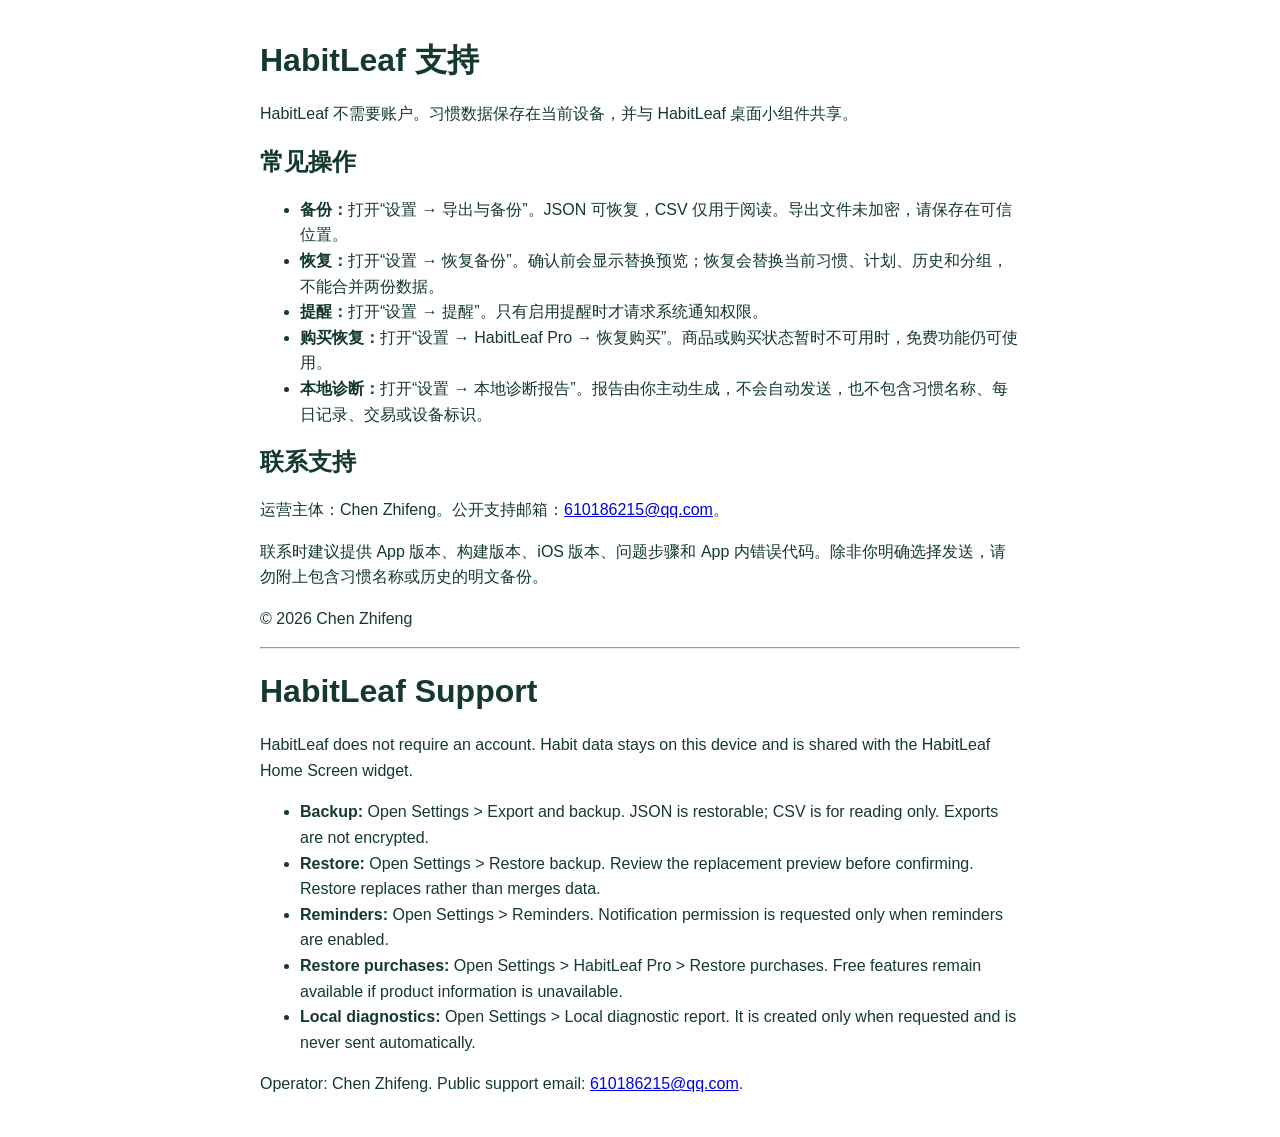
<file: habitleaf/support.html>
<!doctype html>
<html lang="zh-Hans" data-release-ready="true">
<head>
  <meta charset="utf-8">
  <meta name="viewport" content="width=device-width,initial-scale=1">
  <meta name="description" content="HabitLeaf help, backup, reminders and contact support.">
  <title>HabitLeaf 支持 / Support</title>
  <style>body{font:16px/1.6 -apple-system,BlinkMacSystemFont,"Segoe UI",sans-serif;max-width:760px;margin:40px auto;padding:0 20px;color:#143a2d}h1,h2{line-height:1.25}.draft{padding:14px 16px;background:#fff3e0;border:1px solid #865e24;border-radius:12px}code{overflow-wrap:anywhere}</style>
</head>
<body>

  <h1>HabitLeaf 支持</h1>
  <p>HabitLeaf 不需要账户。习惯数据保存在当前设备，并与 HabitLeaf 桌面小组件共享。</p>

  <h2>常见操作</h2>
  <ul>
    <li><strong>备份：</strong>打开“设置 → 导出与备份”。JSON 可恢复，CSV 仅用于阅读。导出文件未加密，请保存在可信位置。</li>
    <li><strong>恢复：</strong>打开“设置 → 恢复备份”。确认前会显示替换预览；恢复会替换当前习惯、计划、历史和分组，不能合并两份数据。</li>
    <li><strong>提醒：</strong>打开“设置 → 提醒”。只有启用提醒时才请求系统通知权限。</li>
    <li><strong>购买恢复：</strong>打开“设置 → HabitLeaf Pro → 恢复购买”。商品或购买状态暂时不可用时，免费功能仍可使用。</li>
    <li><strong>本地诊断：</strong>打开“设置 → 本地诊断报告”。报告由你主动生成，不会自动发送，也不包含习惯名称、每日记录、交易或设备标识。</li>
  </ul>

  <h2>联系支持</h2>
  <p>运营主体：Chen Zhifeng。公开支持邮箱：<a href="mailto:610186215@qq.com">610186215@qq.com</a>。</p>
  <p>联系时建议提供 App 版本、构建版本、iOS 版本、问题步骤和 App 内错误代码。除非你明确选择发送，请勿附上包含习惯名称或历史的明文备份。</p>

  <p>© 2026 Chen Zhifeng</p>
  <hr>
  <h1>HabitLeaf Support</h1>
  <p>HabitLeaf does not require an account. Habit data stays on this device and is shared with the HabitLeaf Home Screen widget.</p>
  <ul>
    <li><strong>Backup:</strong> Open Settings > Export and backup. JSON is restorable; CSV is for reading only. Exports are not encrypted.</li>
    <li><strong>Restore:</strong> Open Settings > Restore backup. Review the replacement preview before confirming. Restore replaces rather than merges data.</li>
    <li><strong>Reminders:</strong> Open Settings > Reminders. Notification permission is requested only when reminders are enabled.</li>
    <li><strong>Restore purchases:</strong> Open Settings > HabitLeaf Pro > Restore purchases. Free features remain available if product information is unavailable.</li>
    <li><strong>Local diagnostics:</strong> Open Settings > Local diagnostic report. It is created only when requested and is never sent automatically.</li>
  </ul>
  <p>Operator: Chen Zhifeng. Public support email: <a href="mailto:610186215@qq.com">610186215@qq.com</a>.</p>
</body>
</html>
</file>
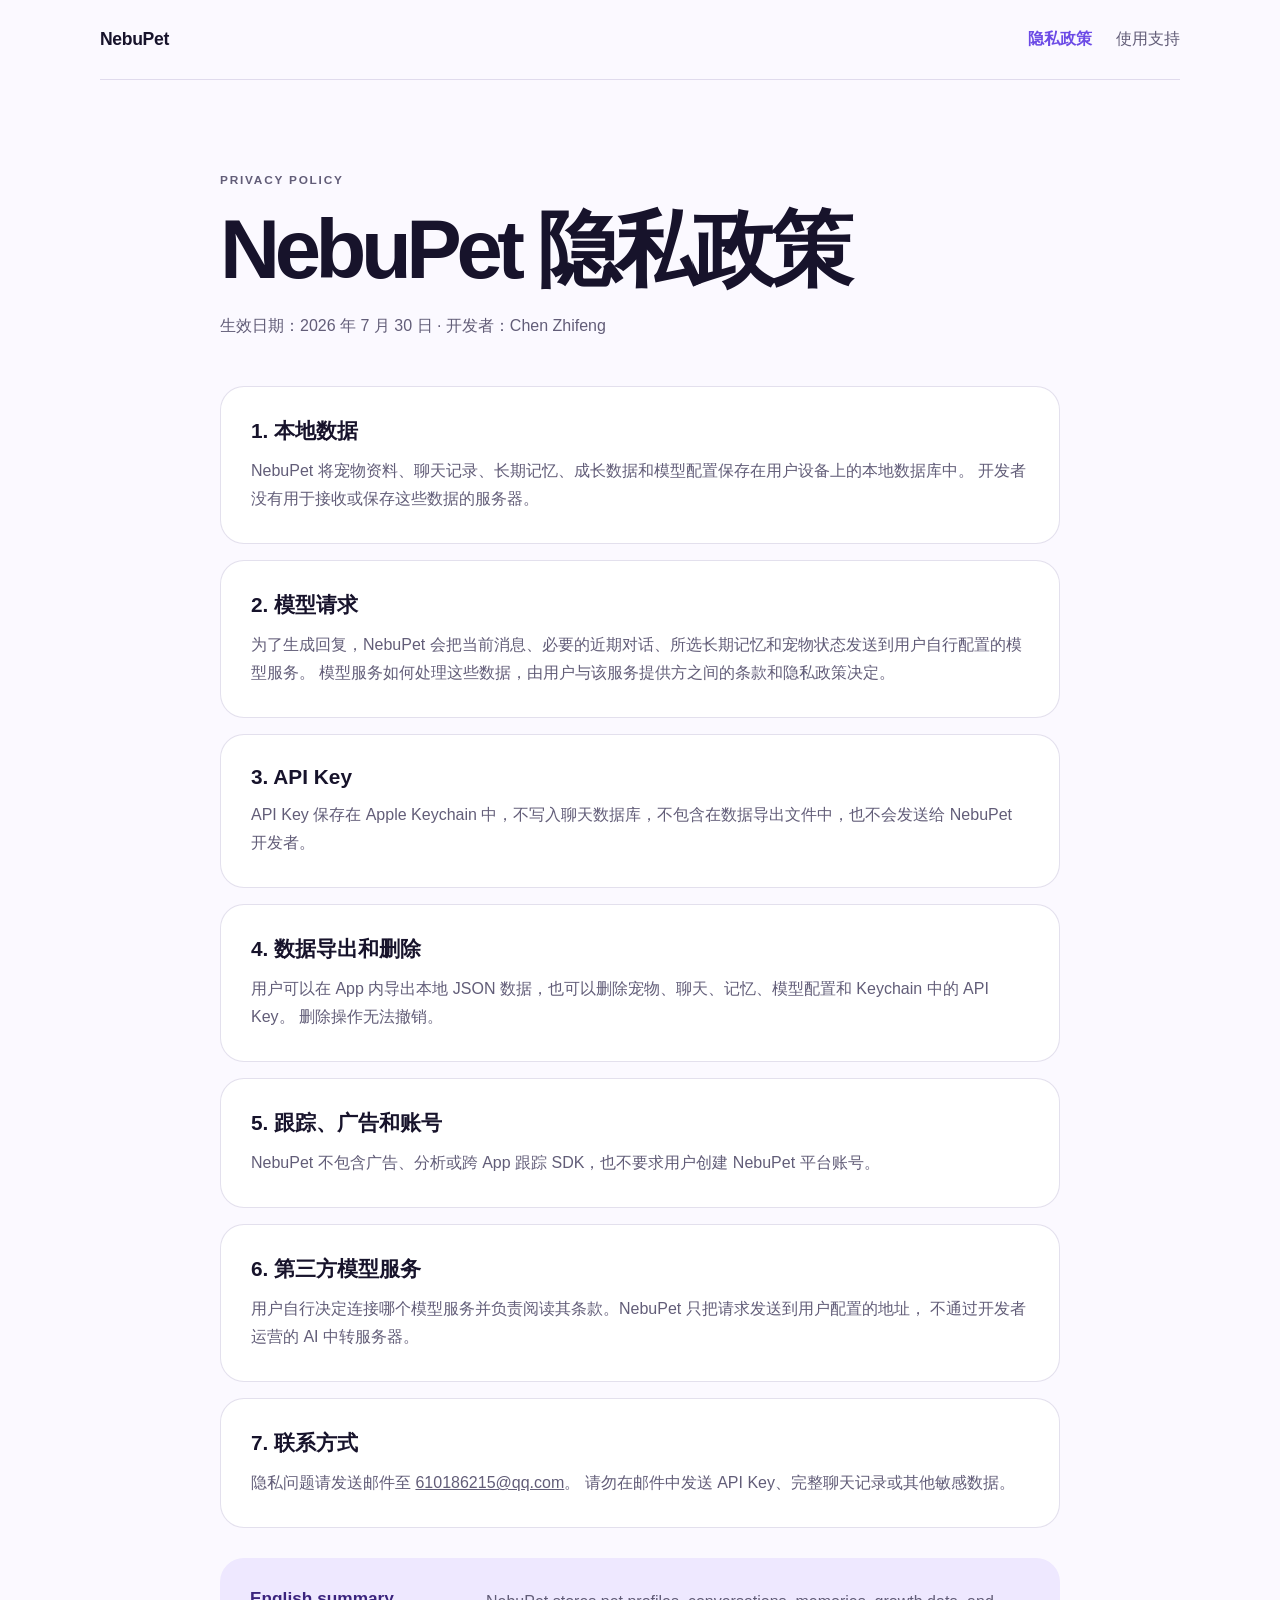
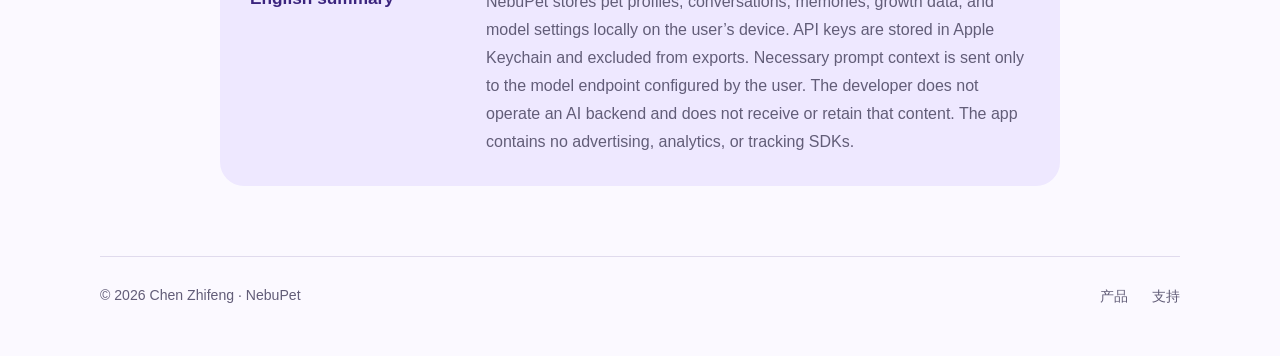
<file: nebupet/privacy.html>
<!doctype html>
<html lang="zh-CN">
  <head>
    <meta charset="utf-8">
    <meta name="viewport" content="width=device-width, initial-scale=1">
    <meta name="description" content="NebuPet 隐私政策与数据处理边界。">
    <title>NebuPet · 隐私政策</title>
    <link rel="stylesheet" href="styles.css">
  </head>
  <body>
    <nav class="light-nav">
      <a class="brand dark-brand" href="index.html">NebuPet</a>
      <div><a aria-current="page" href="privacy.html">隐私政策</a><a href="support.html">使用支持</a></div>
    </nav>
    <main class="document">
      <p class="eyebrow">PRIVACY POLICY</p>
      <h1>NebuPet 隐私政策</h1>
      <p class="document-meta">生效日期：2026 年 7 月 30 日 · 开发者：Chen Zhifeng</p>

      <article>
        <h2>1. 本地数据</h2>
        <p>
          NebuPet 将宠物资料、聊天记录、长期记忆、成长数据和模型配置保存在用户设备上的本地数据库中。
          开发者没有用于接收或保存这些数据的服务器。
        </p>
      </article>
      <article>
        <h2>2. 模型请求</h2>
        <p>
          为了生成回复，NebuPet 会把当前消息、必要的近期对话、所选长期记忆和宠物状态发送到用户自行配置的模型服务。
          模型服务如何处理这些数据，由用户与该服务提供方之间的条款和隐私政策决定。
        </p>
      </article>
      <article>
        <h2>3. API Key</h2>
        <p>
          API Key 保存在 Apple Keychain 中，不写入聊天数据库，不包含在数据导出文件中，也不会发送给 NebuPet 开发者。
        </p>
      </article>
      <article>
        <h2>4. 数据导出和删除</h2>
        <p>
          用户可以在 App 内导出本地 JSON 数据，也可以删除宠物、聊天、记忆、模型配置和 Keychain 中的 API Key。
          删除操作无法撤销。
        </p>
      </article>
      <article>
        <h2>5. 跟踪、广告和账号</h2>
        <p>NebuPet 不包含广告、分析或跨 App 跟踪 SDK，也不要求用户创建 NebuPet 平台账号。</p>
      </article>
      <article>
        <h2>6. 第三方模型服务</h2>
        <p>
          用户自行决定连接哪个模型服务并负责阅读其条款。NebuPet 只把请求发送到用户配置的地址，
          不通过开发者运营的 AI 中转服务器。
        </p>
      </article>
      <article>
        <h2>7. 联系方式</h2>
        <p>
          隐私问题请发送邮件至
          <a href="mailto:610186215@qq.com">610186215@qq.com</a>。
          请勿在邮件中发送 API Key、完整聊天记录或其他敏感数据。
        </p>
      </article>

      <aside class="boundary">
        <strong>English summary</strong>
        <p>
          NebuPet stores pet profiles, conversations, memories, growth data, and model settings locally on the
          user’s device. API keys are stored in Apple Keychain and excluded from exports. Necessary prompt context
          is sent only to the model endpoint configured by the user. The developer does not operate an AI backend
          and does not receive or retain that content. The app contains no advertising, analytics, or tracking SDKs.
        </p>
      </aside>
    </main>
    <footer>
      <span>© 2026 Chen Zhifeng · NebuPet</span>
      <div><a href="index.html">产品</a><a href="support.html">支持</a></div>
    </footer>
  </body>
</html>
</file>
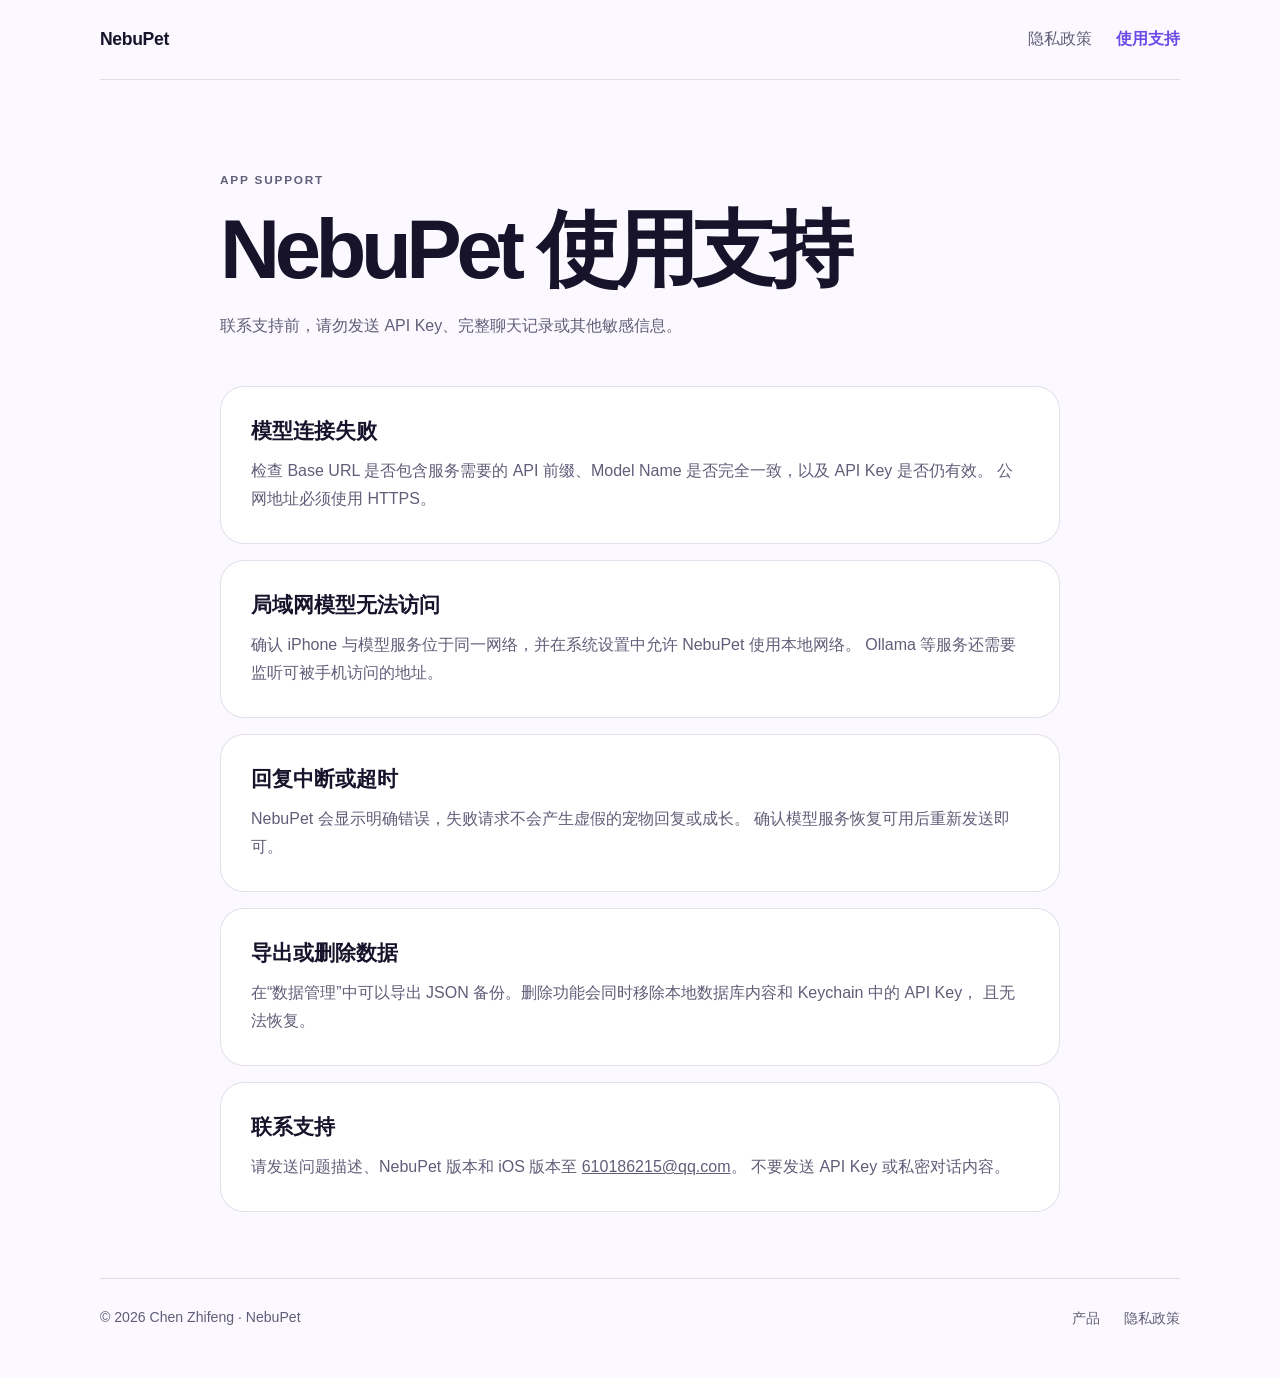
<file: nebupet/support.html>
<!doctype html>
<html lang="zh-CN">
  <head>
    <meta charset="utf-8">
    <meta name="viewport" content="width=device-width, initial-scale=1">
    <meta name="description" content="NebuPet 模型连接、局域网访问、数据导出和删除使用支持。">
    <title>NebuPet · 使用支持</title>
    <link rel="stylesheet" href="styles.css">
  </head>
  <body>
    <nav class="light-nav">
      <a class="brand dark-brand" href="index.html">NebuPet</a>
      <div><a href="privacy.html">隐私政策</a><a aria-current="page" href="support.html">使用支持</a></div>
    </nav>
    <main class="document">
      <p class="eyebrow">APP SUPPORT</p>
      <h1>NebuPet 使用支持</h1>
      <p class="document-meta">联系支持前，请勿发送 API Key、完整聊天记录或其他敏感信息。</p>

      <article>
        <h2>模型连接失败</h2>
        <p>
          检查 Base URL 是否包含服务需要的 API 前缀、Model Name 是否完全一致，以及 API Key 是否仍有效。
          公网地址必须使用 HTTPS。
        </p>
      </article>
      <article>
        <h2>局域网模型无法访问</h2>
        <p>
          确认 iPhone 与模型服务位于同一网络，并在系统设置中允许 NebuPet 使用本地网络。
          Ollama 等服务还需要监听可被手机访问的地址。
        </p>
      </article>
      <article>
        <h2>回复中断或超时</h2>
        <p>
          NebuPet 会显示明确错误，失败请求不会产生虚假的宠物回复或成长。
          确认模型服务恢复可用后重新发送即可。
        </p>
      </article>
      <article>
        <h2>导出或删除数据</h2>
        <p>
          在“数据管理”中可以导出 JSON 备份。删除功能会同时移除本地数据库内容和 Keychain 中的 API Key，
          且无法恢复。
        </p>
      </article>
      <article>
        <h2>联系支持</h2>
        <p>
          请发送问题描述、NebuPet 版本和 iOS 版本至
          <a href="mailto:610186215@qq.com">610186215@qq.com</a>。
          不要发送 API Key 或私密对话内容。
        </p>
      </article>
    </main>
    <footer>
      <span>© 2026 Chen Zhifeng · NebuPet</span>
      <div><a href="index.html">产品</a><a href="privacy.html">隐私政策</a></div>
    </footer>
  </body>
</html>
</file>
<file: styles.css>
:root {
  color-scheme: light;
  --paper: #f3efe4;
  --paper-deep: #e6dfcf;
  --ink: #17201d;
  --muted: #5c665f;
  --line: #cbc4b4;
  --signal: #d64a32;
  --signal-dark: #9e2f1f;
  --mint: #b8d8c2;
  --mint-dark: #214f3a;
  --white: #fffdf7;
  --shadow: 0 22px 60px rgba(31, 43, 36, 0.12);
  --serif: "Iowan Old Style", "Palatino Linotype", Palatino, Georgia, serif;
  --sans: "Avenir Next", Avenir, "Century Gothic", Futura, sans-serif;
  --mono: "SFMono-Regular", Menlo, Consolas, monospace;
}

* { box-sizing: border-box; }

html { scroll-behavior: smooth; }

body {
  margin: 0;
  color: var(--ink);
  background:
    linear-gradient(rgba(23, 32, 29, 0.035) 1px, transparent 1px),
    linear-gradient(90deg, rgba(23, 32, 29, 0.035) 1px, transparent 1px),
    var(--paper);
  background-size: 28px 28px;
  font: 400 17px/1.65 var(--sans);
  -webkit-font-smoothing: antialiased;
}

a { color: inherit; text-underline-offset: 0.2em; }
a:hover { color: var(--signal-dark); }

:focus-visible {
  outline: 3px solid var(--signal);
  outline-offset: 4px;
}

.skip-link {
  position: fixed;
  top: 12px;
  left: 12px;
  z-index: 100;
  padding: 10px 14px;
  background: var(--ink);
  color: var(--white);
  transform: translateY(-180%);
}

.skip-link:focus { transform: translateY(0); }

.site-header {
  width: min(1180px, calc(100% - 40px));
  margin: 0 auto;
  min-height: 96px;
  display: flex;
  align-items: center;
  justify-content: space-between;
  gap: 28px;
  border-bottom: 1px solid var(--line);
}

.brand {
  display: inline-flex;
  align-items: center;
  gap: 12px;
  text-decoration: none;
  font-weight: 700;
  letter-spacing: -0.02em;
}

.brand-mark {
  width: 42px;
  height: 42px;
  display: grid;
  place-items: center;
  color: var(--white);
  background: var(--ink);
  border-radius: 50%;
  font: 700 12px/1 var(--mono);
  letter-spacing: -0.08em;
}

.site-nav {
  display: flex;
  flex-wrap: wrap;
  justify-content: flex-end;
  gap: 8px 22px;
  font-size: 14px;
  font-weight: 600;
}

.site-nav a { text-decoration: none; }
.site-nav a[aria-current="page"] { color: var(--signal-dark); }

main {
  width: min(1180px, calc(100% - 40px));
  margin: 0 auto;
}

.hero {
  min-height: 650px;
  padding: 88px 0 72px;
  display: grid;
  grid-template-columns: minmax(0, 1.05fr) minmax(390px, 0.95fr);
  align-items: center;
  gap: clamp(48px, 8vw, 112px);
}

.eyebrow,
.section-kicker {
  margin: 0 0 18px;
  color: var(--signal-dark);
  font: 700 12px/1.4 var(--mono);
  letter-spacing: 0.14em;
  text-transform: uppercase;
}

h1, h2, h3, p { margin-top: 0; }

h1,
.display {
  max-width: 820px;
  margin-bottom: 26px;
  font: 600 clamp(54px, 7.5vw, 98px)/0.96 var(--serif);
  letter-spacing: -0.055em;
}

.hero h1 em {
  color: var(--signal);
  font-weight: 500;
}

.lede {
  max-width: 640px;
  margin-bottom: 34px;
  color: var(--muted);
  font-size: clamp(19px, 2.2vw, 24px);
  line-height: 1.5;
}

.actions {
  display: flex;
  flex-wrap: wrap;
  align-items: center;
  gap: 12px;
}

.button,
.button-muted {
  min-height: 50px;
  display: inline-flex;
  align-items: center;
  justify-content: center;
  padding: 12px 19px;
  border: 1px solid var(--ink);
  border-radius: 999px;
  font-size: 14px;
  font-weight: 700;
  text-decoration: none;
}

.button {
  color: var(--white);
  background: var(--ink);
}

.button:hover { color: var(--white); background: var(--signal-dark); border-color: var(--signal-dark); }
.button.secondary { color: var(--ink); background: transparent; }
.button.secondary:hover { color: var(--signal-dark); background: var(--white); }

.button-muted {
  color: var(--muted);
  border-color: var(--line);
  background: rgba(255, 253, 247, 0.56);
}

.ledger {
  position: relative;
  padding: 30px;
  overflow: hidden;
  background: var(--white);
  border: 1px solid var(--ink);
  box-shadow: var(--shadow);
  transform: rotate(1.4deg);
}

.ledger::before {
  content: "";
  position: absolute;
  top: 0;
  right: 0;
  width: 86px;
  height: 86px;
  background: linear-gradient(135deg, transparent 50%, var(--mint) 50%);
}

.ledger-head,
.ledger-row,
.ledger-total {
  display: grid;
  grid-template-columns: 1fr auto;
  align-items: baseline;
  gap: 18px;
}

.ledger-head {
  padding-bottom: 18px;
  border-bottom: 2px solid var(--ink);
  font: 700 12px/1.4 var(--mono);
  letter-spacing: 0.08em;
  text-transform: uppercase;
}

.ledger-row {
  padding: 18px 0;
  border-bottom: 1px dashed var(--line);
  font-family: var(--mono);
  font-size: 14px;
}

.ledger-row strong { font-size: 16px; }
.ledger-row.loss strong { color: var(--signal-dark); }
.ledger-row.healthy strong { color: var(--mint-dark); }

.ledger-total {
  margin-top: 26px;
  padding: 18px;
  color: var(--white);
  background: var(--signal);
  font: 700 14px/1.4 var(--mono);
}

.ledger-note {
  margin: 22px 0 0;
  color: var(--muted);
  font-size: 13px;
}

.fact-strip {
  display: grid;
  grid-template-columns: repeat(3, 1fr);
  border: solid var(--ink);
  border-width: 1px 0;
  background: rgba(255, 253, 247, 0.38);
}

.fact {
  min-height: 150px;
  padding: 28px;
  display: flex;
  flex-direction: column;
  justify-content: space-between;
  border-right: 1px solid var(--line);
}

.fact:last-child { border-right: 0; }
.fact span { color: var(--muted); font: 700 11px/1.3 var(--mono); text-transform: uppercase; letter-spacing: 0.12em; }
.fact strong { max-width: 250px; font: 600 25px/1.1 var(--serif); }

.section {
  padding: 112px 0;
  border-bottom: 1px solid var(--line);
}

.section-head {
  display: grid;
  grid-template-columns: minmax(0, 0.75fr) minmax(300px, 0.45fr);
  align-items: end;
  gap: 48px;
  margin-bottom: 58px;
}

h2 {
  margin-bottom: 0;
  font: 600 clamp(38px, 5vw, 66px)/1 var(--serif);
  letter-spacing: -0.04em;
}

h3 {
  font: 600 25px/1.15 var(--serif);
  letter-spacing: -0.02em;
}

.section-head p,
.quiet { color: var(--muted); }

.steps,
.card-grid,
.pricing-grid {
  display: grid;
  grid-template-columns: repeat(3, 1fr);
  gap: 1px;
  background: var(--line);
  border: 1px solid var(--line);
}

.step,
.card,
.plan {
  padding: 34px;
  background: var(--paper);
}

.step-number {
  width: 44px;
  height: 44px;
  margin-bottom: 54px;
  display: grid;
  place-items: center;
  border: 1px solid var(--ink);
  border-radius: 50%;
  font: 700 12px/1 var(--mono);
}

.step p,
.card p,
.plan p { margin-bottom: 0; color: var(--muted); }

.pricing-grid { grid-template-columns: repeat(4, 1fr); }
.plan { min-height: 410px; display: flex; flex-direction: column; }
.plan.paid { color: var(--white); background: var(--ink); }
.plan.paid p, .plan.paid li { color: #d6ddd7; }
.plan-label { font: 700 12px/1.4 var(--mono); letter-spacing: 0.12em; text-transform: uppercase; }
.plan h3 { margin: 46px 0 16px; font-size: 38px; }
.plan ul { padding-left: 20px; margin: 30px 0 0; }
.plan li + li { margin-top: 10px; }
.pricing-note { margin: 22px 0 0; color: var(--muted); font-size: 14px; }

.split {
  display: grid;
  grid-template-columns: repeat(2, 1fr);
  gap: 64px;
}

.check-list,
.plain-list {
  padding: 0;
  list-style: none;
}

.check-list li,
.plain-list li {
  padding: 16px 0 16px 32px;
  position: relative;
  border-bottom: 1px solid var(--line);
}

.check-list li::before {
  content: "✓";
  position: absolute;
  left: 0;
  color: var(--mint-dark);
  font-weight: 800;
}

.plain-list li::before {
  content: "—";
  position: absolute;
  left: 0;
  color: var(--signal-dark);
}

.page-hero {
  padding: 92px 0 72px;
  border-bottom: 1px solid var(--ink);
}

.page-hero h1 { max-width: 950px; font-size: clamp(52px, 7vw, 88px); }
.page-hero .lede { margin-bottom: 0; }

.content-grid {
  display: grid;
  grid-template-columns: 230px minmax(0, 760px);
  gap: clamp(50px, 9vw, 130px);
  padding: 78px 0 112px;
}

.side-note {
  color: var(--muted);
  font: 600 13px/1.6 var(--mono);
}

.prose h2 { margin: 64px 0 22px; font-size: 36px; }
.prose h2:first-child { margin-top: 0; }
.prose h3 { margin: 36px 0 12px; font-size: 24px; }
.prose p, .prose li { max-width: 720px; }
.prose li + li { margin-top: 8px; }
.updated { color: var(--muted); font: 600 13px/1.5 var(--mono); }

.table-wrap {
  margin: 28px 0 48px;
  overflow-x: auto;
  border: 1px solid var(--ink);
  background: var(--white);
}

table { width: 100%; border-collapse: collapse; min-width: 680px; }
th, td { padding: 16px 18px; border-bottom: 1px solid var(--line); text-align: left; vertical-align: top; }
th { background: var(--ink); color: var(--white); font: 700 12px/1.4 var(--mono); letter-spacing: 0.06em; text-transform: uppercase; }
td:first-child { font-weight: 700; }
tr:last-child td { border-bottom: 0; }

.callout {
  margin: 38px 0;
  padding: 28px 30px;
  border-left: 5px solid var(--signal);
  background: var(--white);
}

.callout strong { display: block; margin-bottom: 8px; font-family: var(--serif); font-size: 23px; }

.search-panel {
  margin: 52px 0 36px;
  padding: 24px;
  display: grid;
  grid-template-columns: auto 1fr;
  align-items: center;
  gap: 18px;
  color: var(--white);
  background: var(--ink);
}

.search-panel label { font: 700 12px/1.4 var(--mono); letter-spacing: 0.08em; text-transform: uppercase; }
.search-panel input {
  width: 100%;
  min-height: 48px;
  padding: 10px 14px;
  color: var(--ink);
  background: var(--white);
  border: 0;
  border-radius: 0;
  font: 500 16px/1.4 var(--sans);
}

.results-count { min-height: 1.6em; color: var(--muted); font-size: 14px; }

.error-list { display: grid; gap: 12px; }
.error-card {
  padding: 25px 28px;
  display: grid;
  grid-template-columns: minmax(180px, 0.34fr) minmax(0, 1fr);
  gap: 30px;
  border: 1px solid var(--line);
  background: rgba(255, 253, 247, 0.72);
}

.error-card[hidden] { display: none; }
.error-code { margin: 0; color: var(--signal-dark); font: 700 13px/1.5 var(--mono); word-break: break-word; }
.error-copy p { margin-bottom: 8px; }
.error-copy p:last-child { margin-bottom: 0; }
.error-fix { color: var(--muted); }
.error-fix::before { content: "Fix: "; color: var(--ink); font-weight: 700; }
var { padding: 1px 5px; color: var(--muted); background: var(--paper-deep); font: 500 0.88em/1.2 var(--mono); }

.no-results { padding: 28px; border: 1px dashed var(--line); color: var(--muted); }
.no-results[hidden] { display: none; }

.site-footer {
  width: min(1180px, calc(100% - 40px));
  margin: 0 auto;
  padding: 54px 0 70px;
  display: grid;
  grid-template-columns: 1fr auto;
  gap: 30px;
  border-top: 1px solid var(--ink);
  color: var(--muted);
  font-size: 13px;
}

.footer-links { display: flex; flex-wrap: wrap; justify-content: flex-end; gap: 14px 22px; }
.footer-links a { color: var(--ink); }

@media (prefers-color-scheme: dark) {
  :root {
    color-scheme: dark;
    --paper: #161b19;
    --paper-deep: #262d29;
    --ink: #f0ecdf;
    --muted: #aeb7b0;
    --line: #3d4741;
    --signal: #f06b52;
    --signal-dark: #ff8c74;
    --mint: #315c43;
    --mint-dark: #9fd4ae;
    --white: #202623;
    --shadow: 0 22px 60px rgba(0, 0, 0, 0.34);
  }
}

@media (max-width: 850px) {
  body { font-size: 16px; }
  .site-header { padding: 22px 0; align-items: flex-start; }
  .site-nav { max-width: 340px; }
  .hero { min-height: 0; grid-template-columns: 1fr; padding-top: 68px; }
  .ledger { max-width: 600px; transform: none; }
  .section-head, .content-grid { grid-template-columns: 1fr; }
  .content-grid { gap: 28px; }
  .steps, .card-grid { grid-template-columns: 1fr; }
  .pricing-grid { grid-template-columns: repeat(2, 1fr); }
  .step-number { margin-bottom: 30px; }
  .split { gap: 36px; }
}

@media (max-width: 620px) {
  .site-header { width: min(100% - 28px, 1180px); display: block; }
  .site-nav { margin-top: 18px; justify-content: flex-start; gap: 9px 17px; }
  main, .site-footer { width: min(100% - 28px, 1180px); }
  h1, .display { font-size: clamp(46px, 15vw, 68px); }
  .hero { padding: 52px 0; gap: 48px; }
  .ledger { padding: 22px; }
  .fact-strip, .pricing-grid, .split { grid-template-columns: 1fr; }
  .fact { min-height: 120px; border-right: 0; border-bottom: 1px solid var(--line); }
  .fact:last-child { border-bottom: 0; }
  .section { padding: 76px 0; }
  .section-head { margin-bottom: 38px; }
  .step, .card, .plan { padding: 28px; }
  .page-hero { padding: 62px 0 52px; }
  .content-grid { padding: 52px 0 78px; }
  .search-panel, .error-card { grid-template-columns: 1fr; }
  .site-footer { grid-template-columns: 1fr; }
  .footer-links { justify-content: flex-start; }
}

@media (prefers-reduced-motion: no-preference) {
  .button { transition: color 160ms ease, background 160ms ease, transform 160ms ease; }
  .button:hover { transform: translateY(-2px); }
}
</file>
<file: nebupet/styles.css>
:root {
  --ink: #17132b;
  --muted: #625d78;
  --paper: #fbf9ff;
  --violet: #6c4be6;
  --violet-dark: #3b247e;
  --coral: #ff8075;
  --line: rgba(59, 36, 126, 0.14);
}

* { box-sizing: border-box; }
html { scroll-behavior: smooth; }
body {
  margin: 0;
  background: var(--paper);
  color: var(--ink);
  font-family: Inter, -apple-system, BlinkMacSystemFont, "SF Pro Display", "PingFang SC", "Microsoft YaHei", sans-serif;
}
a { color: inherit; }
.hero {
  min-height: 690px;
  color: white;
  background:
    radial-gradient(circle at 82% 22%, rgba(255, 128, 117, 0.3), transparent 27%),
    radial-gradient(circle at 12% 84%, rgba(153, 125, 255, 0.28), transparent 32%),
    linear-gradient(145deg, #211747 0%, #4a2f92 52%, #7a55d9 100%);
}
nav, .hero section, main, footer {
  width: min(1080px, calc(100% - 40px));
  margin: 0 auto;
}
nav {
  min-height: 80px;
  display: flex;
  align-items: center;
  justify-content: space-between;
}
nav div, footer div { display: flex; gap: 24px; }
nav a, footer a { text-decoration: none; }
nav div a { color: rgba(255,255,255,.78); }
.light-nav { border-bottom: 1px solid var(--line); }
.light-nav div a { color: var(--muted); }
nav a[aria-current="page"] { color: var(--violet); font-weight: 700; }
.brand { color: white; font-size: 1.1rem; font-weight: 800; letter-spacing: -.02em; }
.dark-brand { color: var(--ink); }
.hero section { padding: 120px 0 138px; }
.eyebrow {
  margin: 0 0 18px;
  color: var(--coral);
  font-size: .74rem;
  font-weight: 800;
  letter-spacing: .15em;
}
h1 {
  max-width: 860px;
  margin: 0;
  font-size: clamp(3rem, 8vw, 6.6rem);
  line-height: .98;
  letter-spacing: -.065em;
}
h1 span { display: block; color: #d9ccff; }
.lead {
  max-width: 670px;
  margin: 30px 0 0;
  color: rgba(255,255,255,.78);
  font-size: 1.12rem;
  line-height: 1.75;
}
.actions { display: flex; flex-wrap: wrap; gap: 14px; margin-top: 34px; }
.actions a { padding: 14px 22px; border-radius: 999px; font-weight: 750; text-decoration: none; }
.primary { background: white; color: var(--violet-dark); }
.secondary { border: 1px solid rgba(255,255,255,.34); }
.principles {
  display: grid;
  grid-template-columns: repeat(3, minmax(0, 1fr));
  gap: 18px;
  padding: 100px 0 32px;
}
.principles article, .document article {
  padding: 30px;
  border: 1px solid var(--line);
  border-radius: 24px;
  background: white;
}
.principles strong { font-size: 1.2rem; }
.principles p, .document p, .boundary p { color: var(--muted); line-height: 1.75; }
.boundary {
  display: grid;
  grid-template-columns: 210px 1fr;
  gap: 26px;
  margin: 0 auto 100px;
  padding: 30px;
  border-radius: 24px;
  background: #eee8ff;
}
.boundary strong { color: var(--violet-dark); font-size: 1.08rem; }
.boundary p { margin: 0; }
.document { max-width: 840px; padding: 90px 0 50px; }
.document h1 { max-width: none; color: var(--ink); font-size: clamp(2.8rem, 7vw, 5.2rem); }
.document-meta { margin: 22px 0 46px; }
.document article { margin-bottom: 16px; }
.document h2 { margin: 0 0 12px; font-size: 1.3rem; }
.document article p { margin: 0; }
.document .boundary { margin-top: 30px; margin-bottom: 20px; }
footer {
  display: flex;
  justify-content: space-between;
  padding: 30px 0 50px;
  border-top: 1px solid var(--line);
  color: var(--muted);
  font-size: .88rem;
}
a:focus-visible { outline: 3px solid var(--coral); outline-offset: 4px; }
@media (max-width: 720px) {
  nav div { gap: 14px; }
  .hero { min-height: 640px; }
  .hero section { padding: 90px 0 110px; }
  .principles { grid-template-columns: 1fr; padding-top: 72px; }
  .boundary { grid-template-columns: 1fr; }
  .document { padding-top: 64px; }
  footer { flex-direction: column; gap: 12px; }
}
</file>
